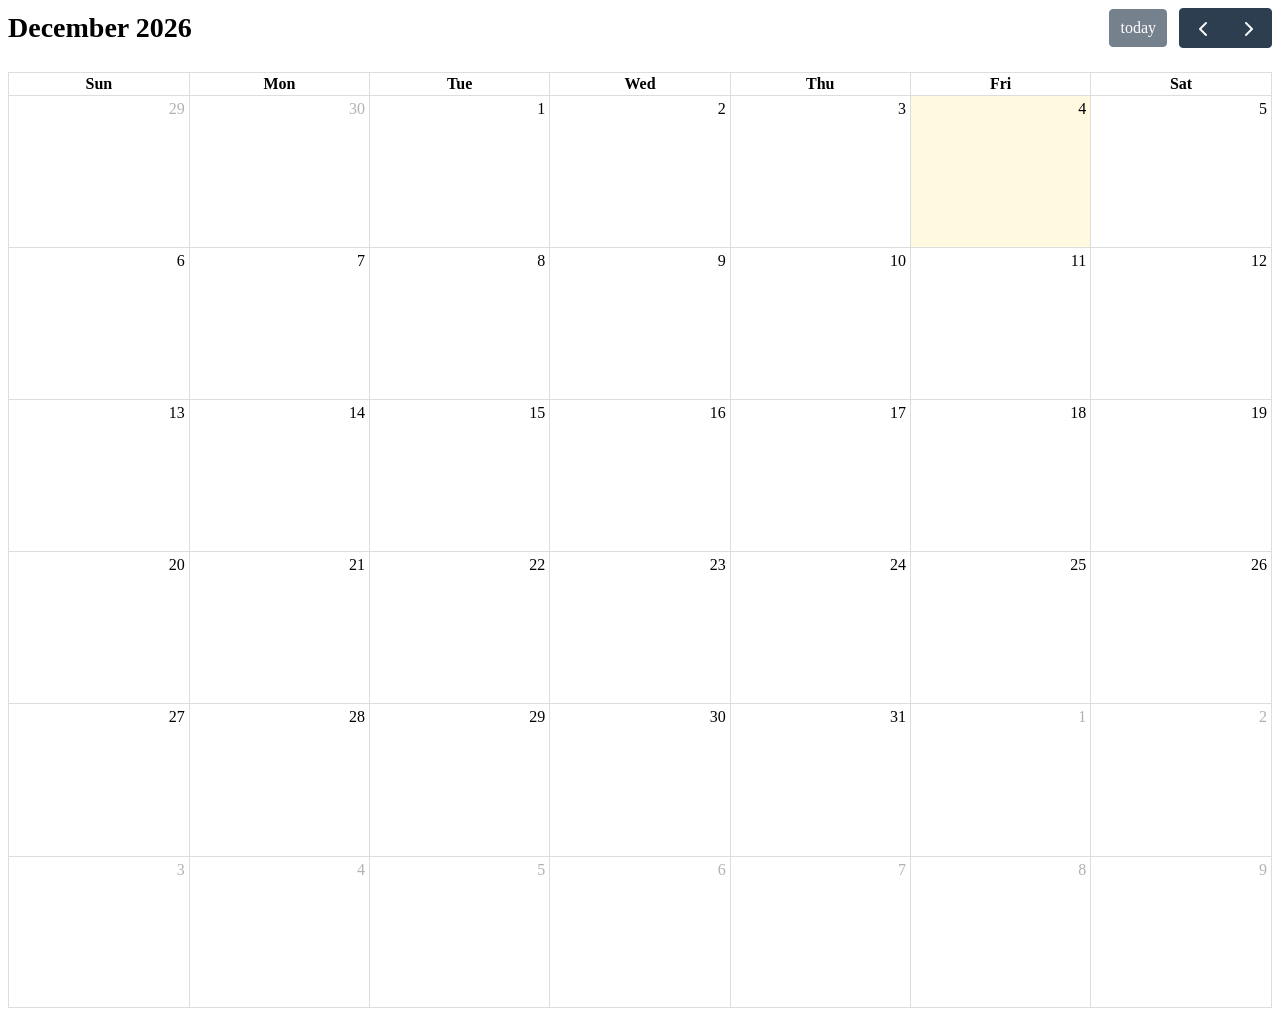
<file: admin/test/index.html>
<!DOCTYPE html>
<html lang="en">
  <head>
    <meta charset="utf-8" />

    <!-- Link to FullCalendar JS -->
    <script src="../../assets/fullcalendar-6.1.15/dist/index.global.js"></script>

    <script>
      document.addEventListener('DOMContentLoaded', function () {
        var calendarEl = document.getElementById('calendar');
        var calendar = new FullCalendar.Calendar(calendarEl, {
          initialView: 'dayGridMonth',
        });
        calendar.render();
      });
    </script>
  </head>
  <body>
    <div id="calendar"></div>
  </body>
</html>
</file>
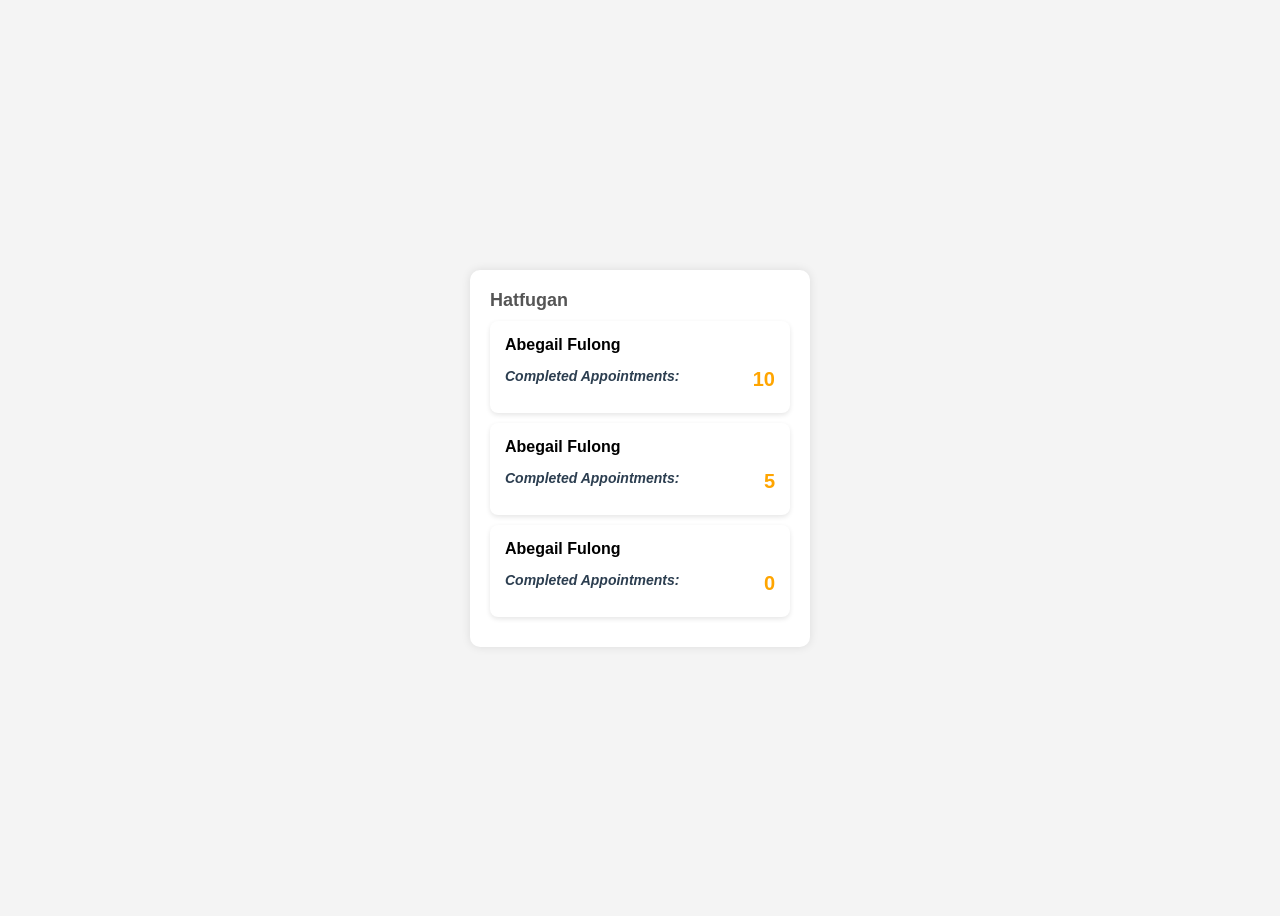
<file: admin/pages/sample.html>
<!DOCTYPE html>
<html lang="en">
<head>
    <meta charset="UTF-8">
    <meta name="viewport" content="width=device-width, initial-scale=1.0">
    <title>Appointment Cards</title>
    <style>
        body {
            font-family: Arial, sans-serif;
            background-color: #f4f4f4;
            display: flex;
            justify-content: center;
            align-items: center;
            height: 100vh;
        }
        .container {
            background: white;
            padding: 20px;
            border-radius: 10px;
            box-shadow: 0px 0px 10px rgba(0, 0, 0, 0.1);
            width: 300px;
        }
        .title {
            font-size: 18px;
            font-weight: bold;
            color: #555;
            margin-bottom: 10px;
        }
        .card {
            background: #fff;
            padding: 15px;
            border-radius: 8px;
            box-shadow: 0px 2px 5px rgba(0, 0, 0, 0.1);
            margin-bottom: 10px;
        }
        .card h3 {
            margin: 0;
            font-size: 16px;
            font-weight: bold;
        }
        .card p {
            font-size: 14px;
            color: #2c3e50;
            font-weight: bold;
        }
        .count {
            float: right;
            font-size: 20px;
            font-weight: bold;
            color: orange;
        }
    </style>
</head>
<body>
    <div class="container">
        <div class="title">Hatfugan</div>
            <div class="card">
                <h3>Abegail Fulong</h3>
                <p><i>Completed Appointments:</i> <span class="count">10</span></p>
            </div>
        <div class="card">
            <h3>Abegail Fulong</h3>
            <p><i>Completed Appointments:</i> <span class="count">5</span></p>
        </div>
        <div class="card">
            <h3>Abegail Fulong</h3>
            <p><i>Completed Appointments:</i> <span class="count">0</span></p>
        </div>
    </div>
</body>
</html>
</file>
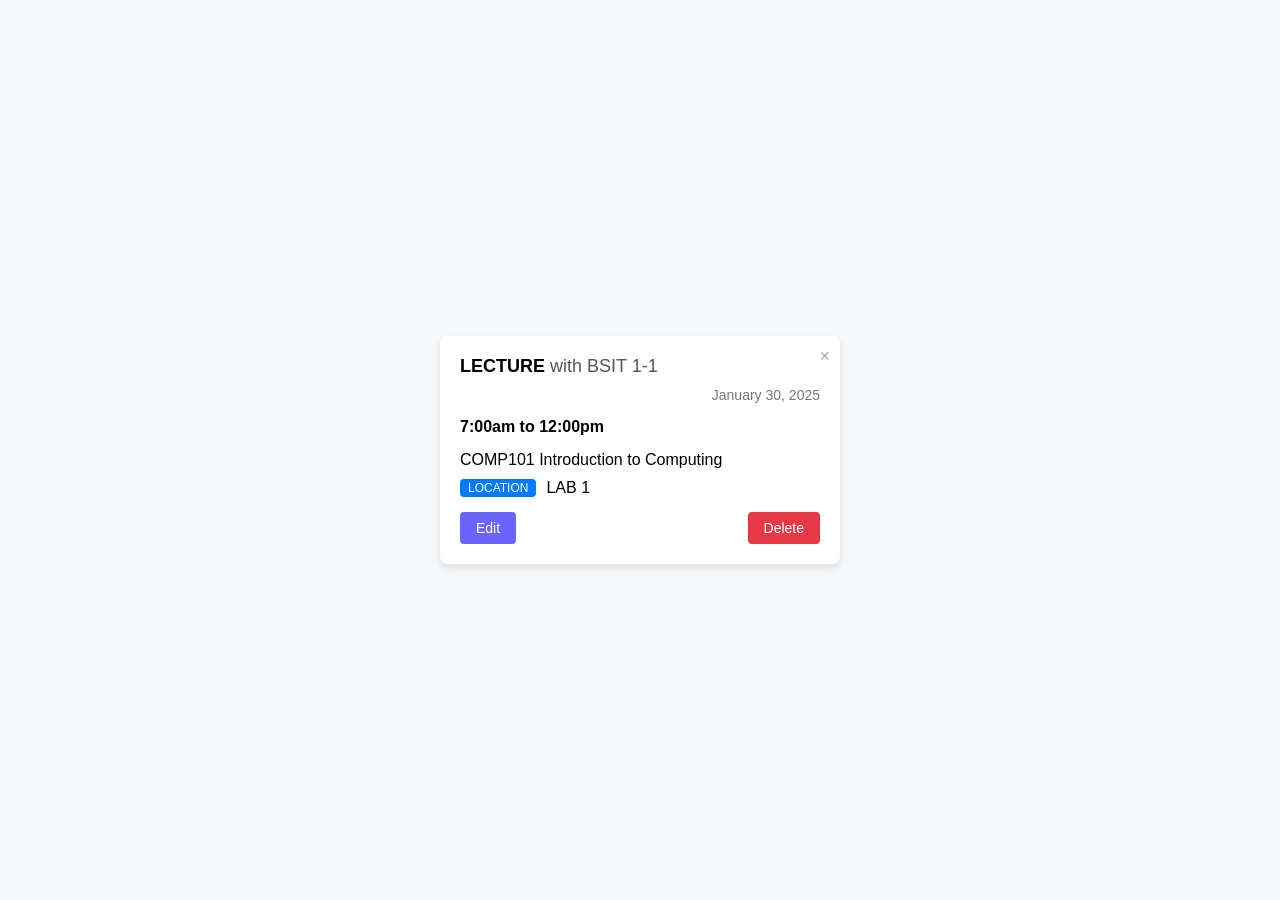
<file: admin/test/custom-sched-modal.html>
<!DOCTYPE html>
<html lang="en">
<head>
    <meta charset="UTF-8">
    <meta name="viewport" content="width=device-width, initial-scale=1.0">
    <title>Schedule Details Modal</title>
    <style>
        * {
            margin: 0;
            padding: 0;
            box-sizing: border-box;
            font-family: Arial, sans-serif;
        }

        body {
            display: flex;
            justify-content: center;
            align-items: center;
            height: 100vh;
            background-color: #f7f8fa;
        }

        .modal {
            background: white;
            border-radius: 8px;
            box-shadow: 0 4px 8px rgba(0, 0, 0, 0.1);
            width: 400px;
            padding: 20px;
            position: relative;
        }

        .modal .close-btn {
            position: absolute;
            top: 10px;
            right: 10px;
            font-size: 18px;
            cursor: pointer;
            color: #aaa;
        }

        .modal .close-btn:hover {
            color: #000;
        }

        .modal h2 {
            font-size: 18px;
            font-weight: bold;
            margin-bottom: 10px;
        }

        .modal h2 span {
            font-weight: normal;
            color: #555;
        }

        .modal .date {
            text-align: right;
            color: #777;
            font-size: 14px;
            margin-bottom: 15px;
        }

        .modal .time {
            font-weight: bold;
            font-size: 16px;
            margin-bottom: 15px;
        }

        .modal .subject {
            font-size: 16px;
            margin-bottom: 10px;
        }

        .modal .location {
            display: flex;
            align-items: center;
            margin-bottom: 15px;
        }

        .modal .location .label {
            background: #007bff;
            color: white;
            font-size: 12px;
            padding: 2px 8px;
            border-radius: 4px;
            margin-right: 10px;
        }

        .modal .actions {
            display: flex;
            justify-content: space-between;
        }

        .modal .actions button {
            border: none;
            border-radius: 4px;
            padding: 8px 16px;
            font-size: 14px;
            cursor: pointer;
            transition: background 0.3s;
        }

        .modal .actions .edit {
            background: #6c63ff;
            color: white;
        }

        .modal .actions .edit:hover {
            background: #4e4fc4;
        }

        .modal .actions .delete {
            background: #e63946;
            color: white;
        }

        .modal .actions .delete:hover {
            background: #c2252d;
        }
    </style>
</head>
<body>
    <div class="modal">
        <div class="close-btn">&times;</div>
        <h2>LECTURE <span>with BSIT 1-1</span></h2>
        <div class="date">January 30, 2025</div>
        <div class="time">7:00am to 12:00pm</div>
        <div class="subject">COMP101 Introduction to Computing</div>
        <div class="location">
            <div class="label">LOCATION</div>
            <div>LAB 1</div>
        </div>
        <div class="actions">
            <button class="edit">Edit</button>
            <button class="delete">Delete</button>
        </div>
    </div>
</body>
</html>
</file>
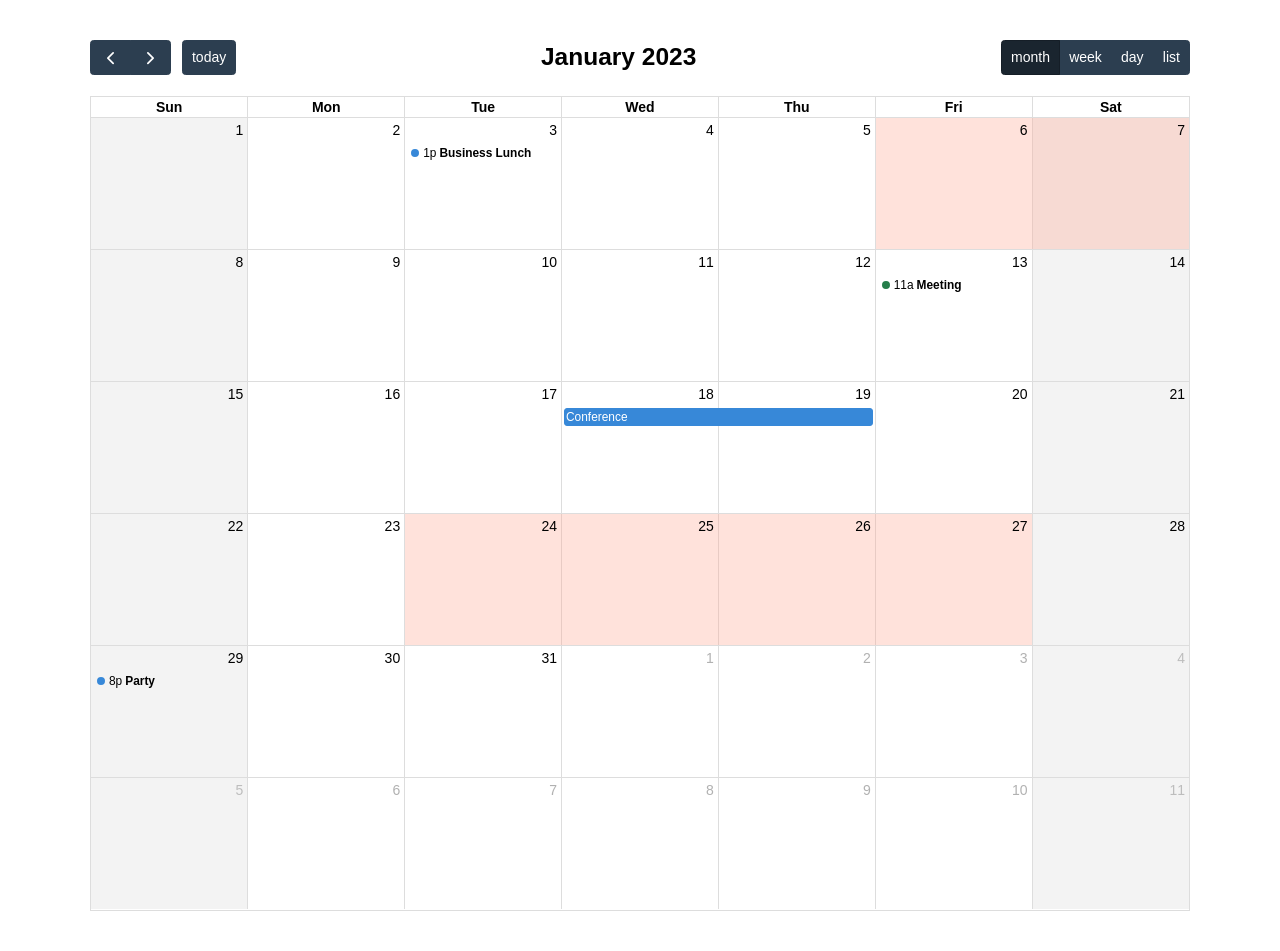
<file: assets/fullcalendar-6.1.15/examples/background-events.html>
<!DOCTYPE html>
<html>
<head>
<meta charset='utf-8' />
<script src='../dist/index.global.js'></script>
<script>

  document.addEventListener('DOMContentLoaded', function() {
    var calendarEl = document.getElementById('calendar');

    var calendar = new FullCalendar.Calendar(calendarEl, {
      headerToolbar: {
        left: 'prev,next today',
        center: 'title',
        right: 'dayGridMonth,timeGridWeek,timeGridDay,listMonth'
      },
      initialDate: '2023-01-12',
      navLinks: true, // can click day/week names to navigate views
      businessHours: true, // display business hours
      editable: true,
      selectable: true,
      events: [
        {
          title: 'Business Lunch',
          start: '2023-01-03T13:00:00',
          constraint: 'businessHours'
        },
        {
          title: 'Meeting',
          start: '2023-01-13T11:00:00',
          constraint: 'availableForMeeting', // defined below
          color: '#257e4a'
        },
        {
          title: 'Conference',
          start: '2023-01-18',
          end: '2023-01-20'
        },
        {
          title: 'Party',
          start: '2023-01-29T20:00:00'
        },

        // areas where "Meeting" must be dropped
        {
          groupId: 'availableForMeeting',
          start: '2023-01-11T10:00:00',
          end: '2023-01-11T16:00:00',
          display: 'background'
        },
        {
          groupId: 'availableForMeeting',
          start: '2023-01-13T10:00:00',
          end: '2023-01-13T16:00:00',
          display: 'background'
        },

        // red areas where no events can be dropped
        {
          start: '2023-01-24',
          end: '2023-01-28',
          overlap: false,
          display: 'background',
          color: '#ff9f89'
        },
        {
          start: '2023-01-06',
          end: '2023-01-08',
          overlap: false,
          display: 'background',
          color: '#ff9f89'
        }
      ]
    });

    calendar.render();
  });

</script>
<style>

  body {
    margin: 40px 10px;
    padding: 0;
    font-family: Arial, Helvetica Neue, Helvetica, sans-serif;
    font-size: 14px;
  }

  #calendar {
    max-width: 1100px;
    margin: 0 auto;
  }

</style>
</head>
<body>

  <div id='calendar'></div>

</body>
</html>
</file>
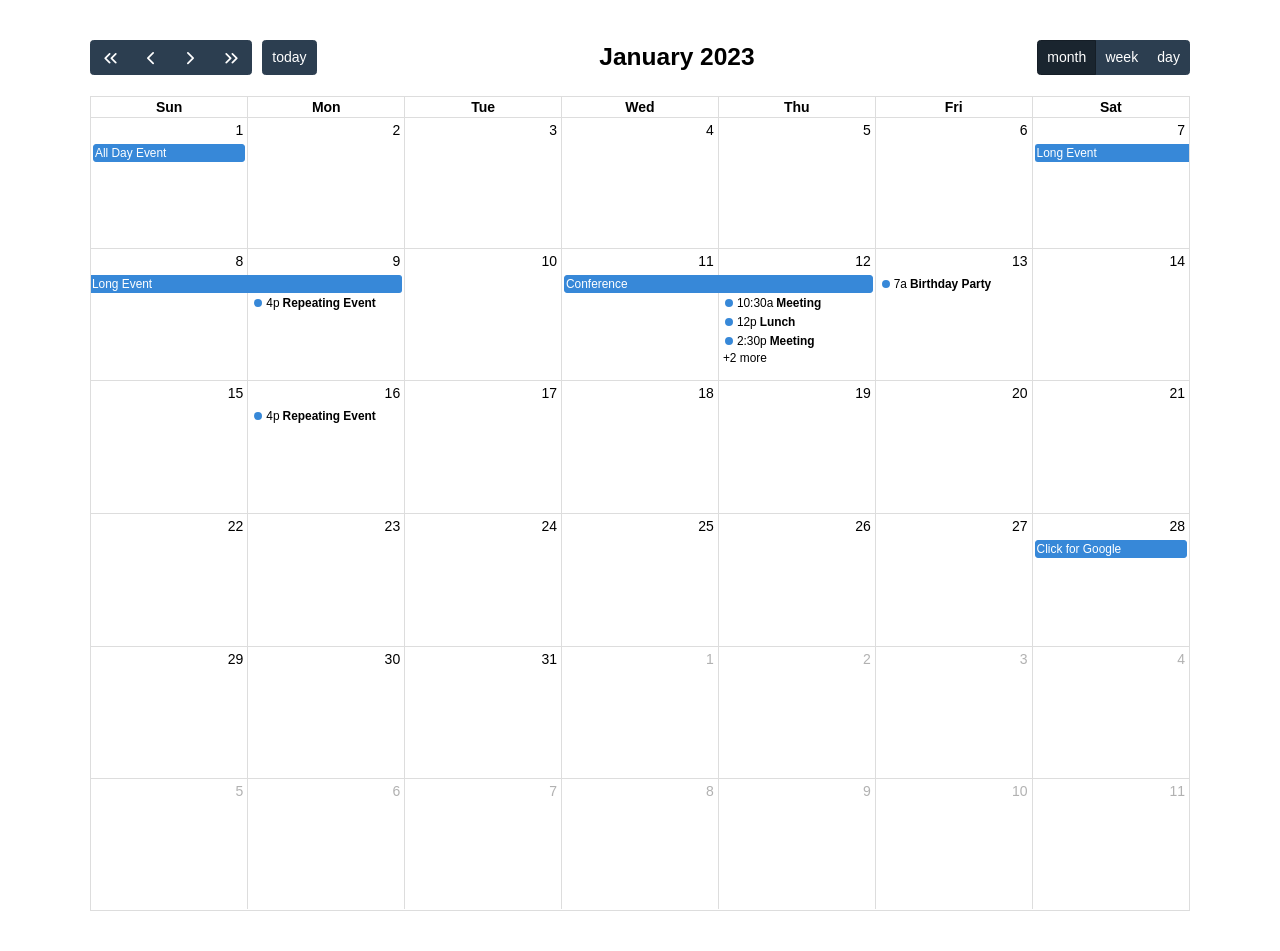
<file: assets/fullcalendar-6.1.15/examples/daygrid-views.html>
<!DOCTYPE html>
<html>
<head>
<meta charset='utf-8' />
<script src='../dist/index.global.js'></script>
<script>

  document.addEventListener('DOMContentLoaded', function() {
    var calendarEl = document.getElementById('calendar');

    var calendar = new FullCalendar.Calendar(calendarEl, {
      headerToolbar: {
        left: 'prevYear,prev,next,nextYear today',
        center: 'title',
        right: 'dayGridMonth,dayGridWeek,dayGridDay'
      },
      initialDate: '2023-01-12',
      navLinks: true, // can click day/week names to navigate views
      editable: true,
      dayMaxEvents: true, // allow "more" link when too many events
      events: [
        {
          title: 'All Day Event',
          start: '2023-01-01'
        },
        {
          title: 'Long Event',
          start: '2023-01-07',
          end: '2023-01-10'
        },
        {
          groupId: 999,
          title: 'Repeating Event',
          start: '2023-01-09T16:00:00'
        },
        {
          groupId: 999,
          title: 'Repeating Event',
          start: '2023-01-16T16:00:00'
        },
        {
          title: 'Conference',
          start: '2023-01-11',
          end: '2023-01-13'
        },
        {
          title: 'Meeting',
          start: '2023-01-12T10:30:00',
          end: '2023-01-12T12:30:00'
        },
        {
          title: 'Lunch',
          start: '2023-01-12T12:00:00'
        },
        {
          title: 'Meeting',
          start: '2023-01-12T14:30:00'
        },
        {
          title: 'Happy Hour',
          start: '2023-01-12T17:30:00'
        },
        {
          title: 'Dinner',
          start: '2023-01-12T20:00:00'
        },
        {
          title: 'Birthday Party',
          start: '2023-01-13T07:00:00'
        },
        {
          title: 'Click for Google',
          url: 'http://google.com/',
          start: '2023-01-28'
        }
      ]
    });

    calendar.render();
  });

</script>
<style>

  body {
    margin: 40px 10px;
    padding: 0;
    font-family: Arial, Helvetica Neue, Helvetica, sans-serif;
    font-size: 14px;
  }

  #calendar {
    max-width: 1100px;
    margin: 0 auto;
  }

</style>
</head>
<body>

  <div id='calendar'></div>

</body>
</html>
</file>
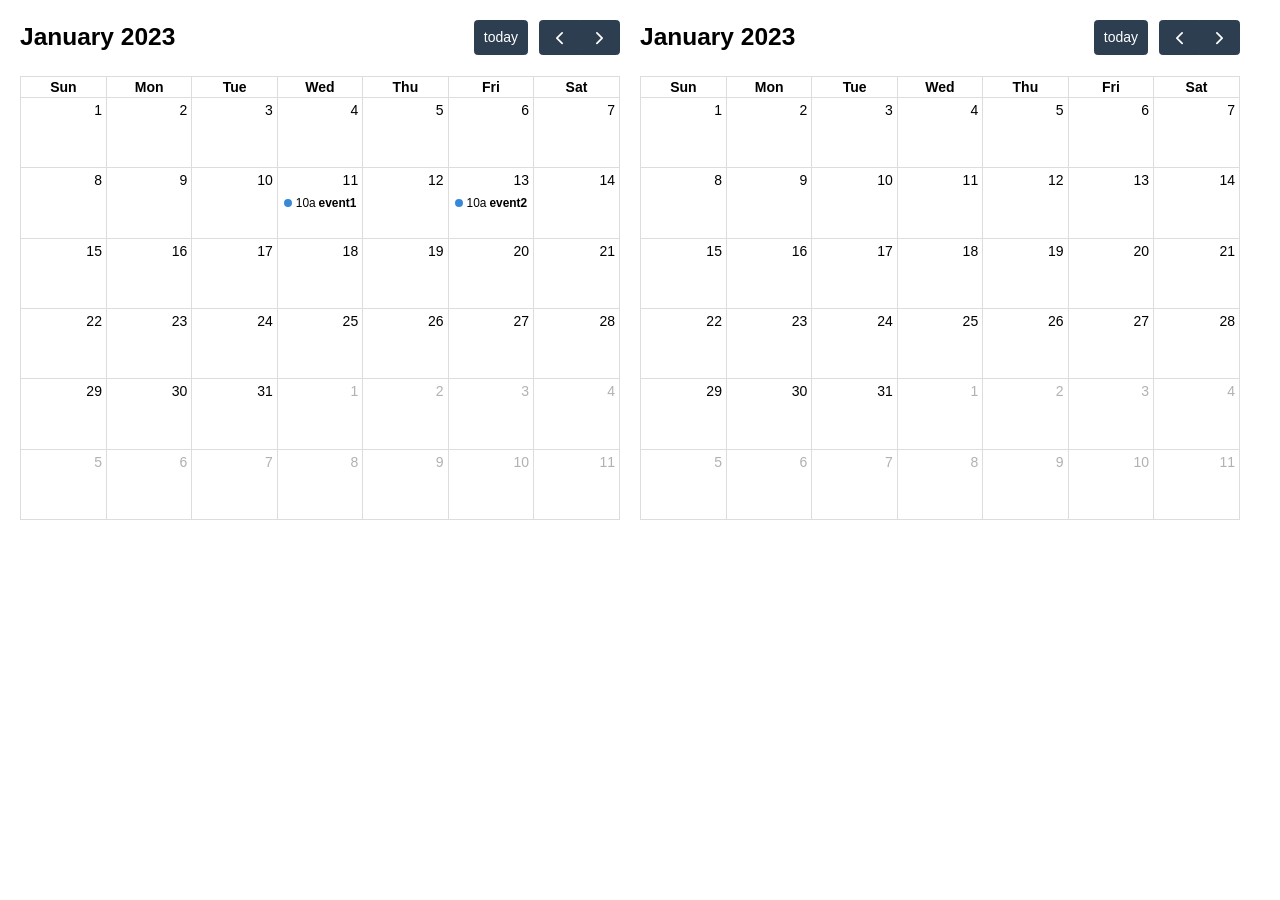
<file: assets/fullcalendar-6.1.15/examples/external-dragging-2cals.html>
<!DOCTYPE html>
<html>
<head>
<meta charset='utf-8' />
<script src='../dist/index.global.js'></script>
<script>

  document.addEventListener('DOMContentLoaded', function() {
    var srcCalendarEl = document.getElementById('source-calendar');
    var destCalendarEl = document.getElementById('destination-calendar');

    var srcCalendar = new FullCalendar.Calendar(srcCalendarEl, {
      editable: true,
      initialDate: '2023-01-12',
      events: [
        {
          title: 'event1',
          start: '2023-01-11T10:00:00',
          end: '2023-01-11T16:00:00'
        },
        {
          title: 'event2',
          start: '2023-01-13T10:00:00',
          end: '2023-01-13T16:00:00'
        }
      ],
      eventLeave: function(info) {
        console.log('event left!', info.event);
      }
    });

    var destCalendar = new FullCalendar.Calendar(destCalendarEl, {
      initialDate: '2023-01-12',
      editable: true,
      droppable: true, // will let it receive events!
      eventReceive: function(info) {
        console.log('event received!', info.event);
      }
    });

    srcCalendar.render();
    destCalendar.render();
  });

</script>
<style>

  body {
    margin: 20px 0 0 20px;
    font-size: 14px;
    font-family: Arial, Helvetica Neue, Helvetica, sans-serif;
  }

  #source-calendar,
  #destination-calendar {
    float: left;
    width: 600px;
    margin: 0 20px 20px 0;
  }

</style>
</head>
<body>

  <div id='source-calendar'></div>
  <div id='destination-calendar'></div>

</body>
</html>
</file>
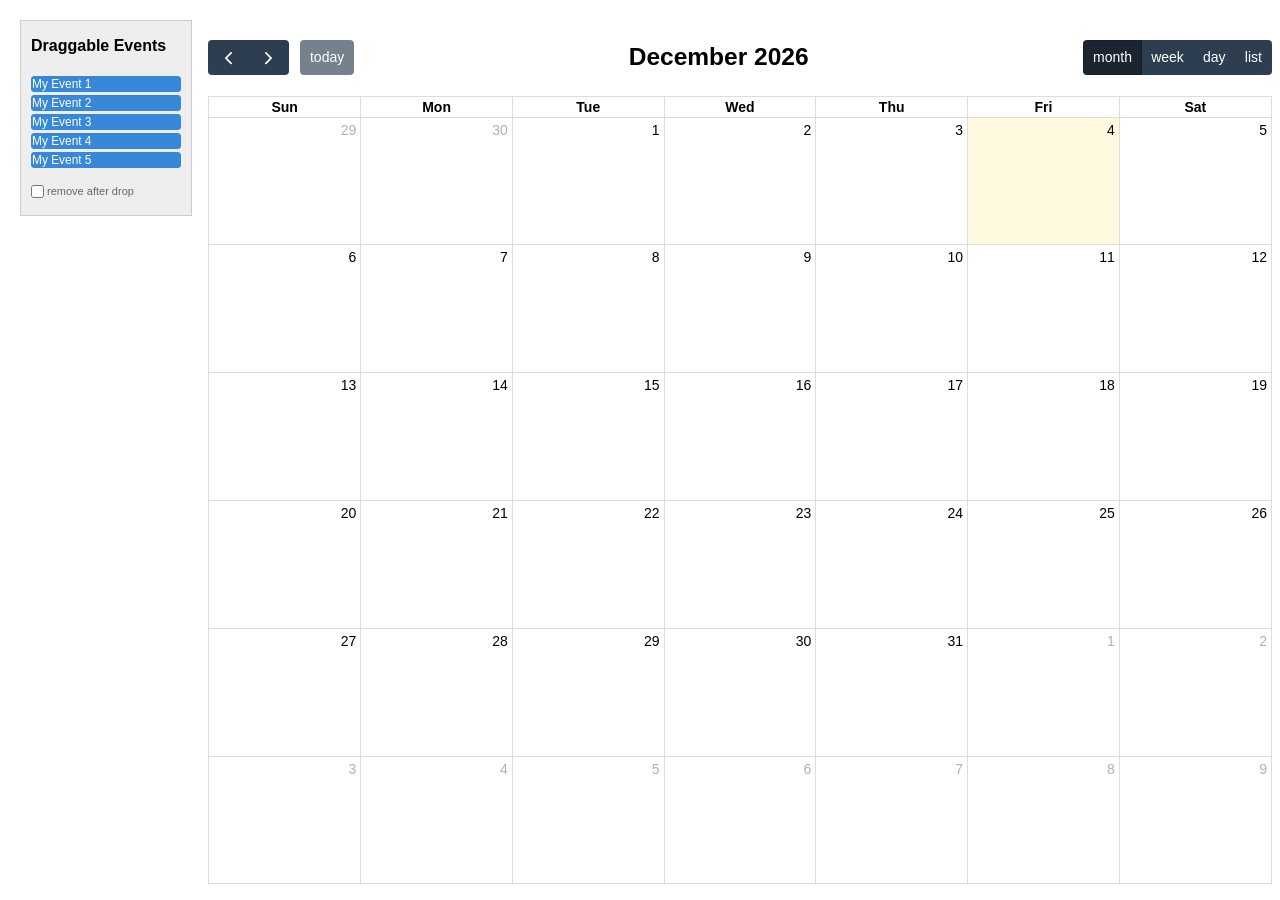
<file: assets/fullcalendar-6.1.15/examples/external-dragging-builtin.html>
<!DOCTYPE html>
<html>
<head>
<meta charset='utf-8' />
<script src='../dist/index.global.js'></script>
<script>

  document.addEventListener('DOMContentLoaded', function() {

    /* initialize the external events
    -----------------------------------------------------------------*/

    var containerEl = document.getElementById('external-events-list');
    new FullCalendar.Draggable(containerEl, {
      itemSelector: '.fc-event',
      eventData: function(eventEl) {
        return {
          title: eventEl.innerText.trim()
        }
      }
    });

    //// the individual way to do it
    // var containerEl = document.getElementById('external-events-list');
    // var eventEls = Array.prototype.slice.call(
    //   containerEl.querySelectorAll('.fc-event')
    // );
    // eventEls.forEach(function(eventEl) {
    //   new FullCalendar.Draggable(eventEl, {
    //     eventData: {
    //       title: eventEl.innerText.trim(),
    //     }
    //   });
    // });

    /* initialize the calendar
    -----------------------------------------------------------------*/

    var calendarEl = document.getElementById('calendar');
    var calendar = new FullCalendar.Calendar(calendarEl, {
      headerToolbar: {
        left: 'prev,next today',
        center: 'title',
        right: 'dayGridMonth,timeGridWeek,timeGridDay,listWeek'
      },
      editable: true,
      droppable: true, // this allows things to be dropped onto the calendar
      drop: function(arg) {
        // is the "remove after drop" checkbox checked?
        if (document.getElementById('drop-remove').checked) {
          // if so, remove the element from the "Draggable Events" list
          arg.draggedEl.parentNode.removeChild(arg.draggedEl);
        }
      }
    });
    calendar.render();

  });

</script>
<style>

  body {
    margin-top: 40px;
    font-size: 14px;
    font-family: Arial, Helvetica Neue, Helvetica, sans-serif;
  }

  #external-events {
    position: fixed;
    left: 20px;
    top: 20px;
    width: 150px;
    padding: 0 10px;
    border: 1px solid #ccc;
    background: #eee;
    text-align: left;
  }

  #external-events h4 {
    font-size: 16px;
    margin-top: 0;
    padding-top: 1em;
  }

  #external-events .fc-event {
    margin: 3px 0;
    cursor: move;
  }

  #external-events p {
    margin: 1.5em 0;
    font-size: 11px;
    color: #666;
  }

  #external-events p input {
    margin: 0;
    vertical-align: middle;
  }

  #calendar-wrap {
    margin-left: 200px;
  }

  #calendar {
    max-width: 1100px;
    margin: 0 auto;
  }

</style>
</head>
<body>
  <div id='wrap'>

    <div id='external-events'>
      <h4>Draggable Events</h4>

      <div id='external-events-list'>
        <div class='fc-event fc-h-event fc-daygrid-event fc-daygrid-block-event'>
          <div class='fc-event-main'>My Event 1</div>
        </div>
        <div class='fc-event fc-h-event fc-daygrid-event fc-daygrid-block-event'>
          <div class='fc-event-main'>My Event 2</div>
        </div>
        <div class='fc-event fc-h-event fc-daygrid-event fc-daygrid-block-event'>
          <div class='fc-event-main'>My Event 3</div>
        </div>
        <div class='fc-event fc-h-event fc-daygrid-event fc-daygrid-block-event'>
          <div class='fc-event-main'>My Event 4</div>
        </div>
        <div class='fc-event fc-h-event fc-daygrid-event fc-daygrid-block-event'>
          <div class='fc-event-main'>My Event 5</div>
        </div>
      </div>

      <p>
        <input type='checkbox' id='drop-remove' />
        <label for='drop-remove'>remove after drop</label>
      </p>
    </div>

    <div id='calendar-wrap'>
      <div id='calendar'></div>
    </div>

  </div>
</body>
</html>
</file>
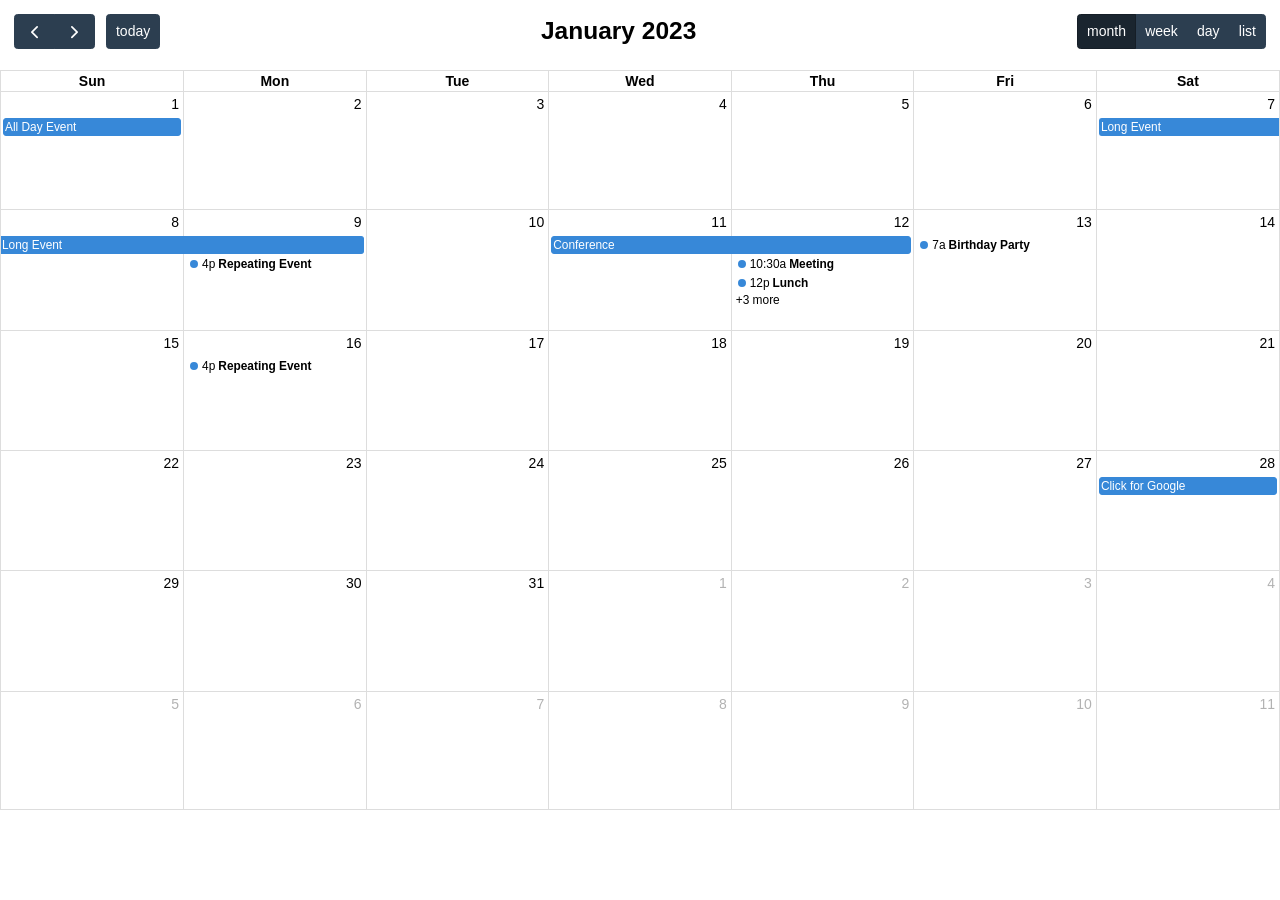
<file: assets/fullcalendar-6.1.15/examples/full-height.html>
<!DOCTYPE html>
<html>
<head>
<meta charset='utf-8' />
<script src='../dist/index.global.js'></script>
<script>

  document.addEventListener('DOMContentLoaded', function() {
    var calendarEl = document.getElementById('calendar');

    var calendar = new FullCalendar.Calendar(calendarEl, {
      height: '90%',
      expandRows: true,
      slotMinTime: '07:00',
      slotMaxTime: '21:00',
      headerToolbar: {
        left: 'prev,next today',
        center: 'title',
        right: 'dayGridMonth,timeGridWeek,timeGridDay,listWeek'
      },
      initialView: 'dayGridMonth',
      initialDate: '2023-01-12',
      navLinks: true, // can click day/week names to navigate views
      editable: true,
      selectable: true,
      nowIndicator: true,
      dayMaxEvents: true, // allow "more" link when too many events
      events: [
        {
          title: 'All Day Event',
          start: '2023-01-01',
        },
        {
          title: 'Long Event',
          start: '2023-01-07',
          end: '2023-01-10'
        },
        {
          groupId: 999,
          title: 'Repeating Event',
          start: '2023-01-09T16:00:00'
        },
        {
          groupId: 999,
          title: 'Repeating Event',
          start: '2023-01-16T16:00:00'
        },
        {
          title: 'Conference',
          start: '2023-01-11',
          end: '2023-01-13'
        },
        {
          title: 'Meeting',
          start: '2023-01-12T10:30:00',
          end: '2023-01-12T12:30:00'
        },
        {
          title: 'Lunch',
          start: '2023-01-12T12:00:00'
        },
        {
          title: 'Meeting',
          start: '2023-01-12T14:30:00'
        },
        {
          title: 'Happy Hour',
          start: '2023-01-12T17:30:00'
        },
        {
          title: 'Dinner',
          start: '2023-01-12T20:00:00'
        },
        {
          title: 'Birthday Party',
          start: '2023-01-13T07:00:00'
        },
        {
          title: 'Click for Google',
          url: 'http://google.com/',
          start: '2023-01-28'
        }
      ]
    });

    calendar.render();
  });

</script>
<style>

  html, body {
    overflow: hidden; /* don't do scrollbars */
    font-family: Arial, Helvetica Neue, Helvetica, sans-serif;
    font-size: 14px;
  }

  #calendar-container {
    position: fixed;
    top: 0;
    left: 0;
    right: 0;
    bottom: 0;
  }

  .fc-header-toolbar {
    /*
    the calendar will be butting up against the edges,
    but let's scoot in the header's buttons
    */
    padding-top: 1em;
    padding-left: 1em;
    padding-right: 1em;
  }

</style>
</head>
<body>

  <div id='calendar-container'>
    <div id='calendar'></div>
  </div>

</body>
</html>
</file>
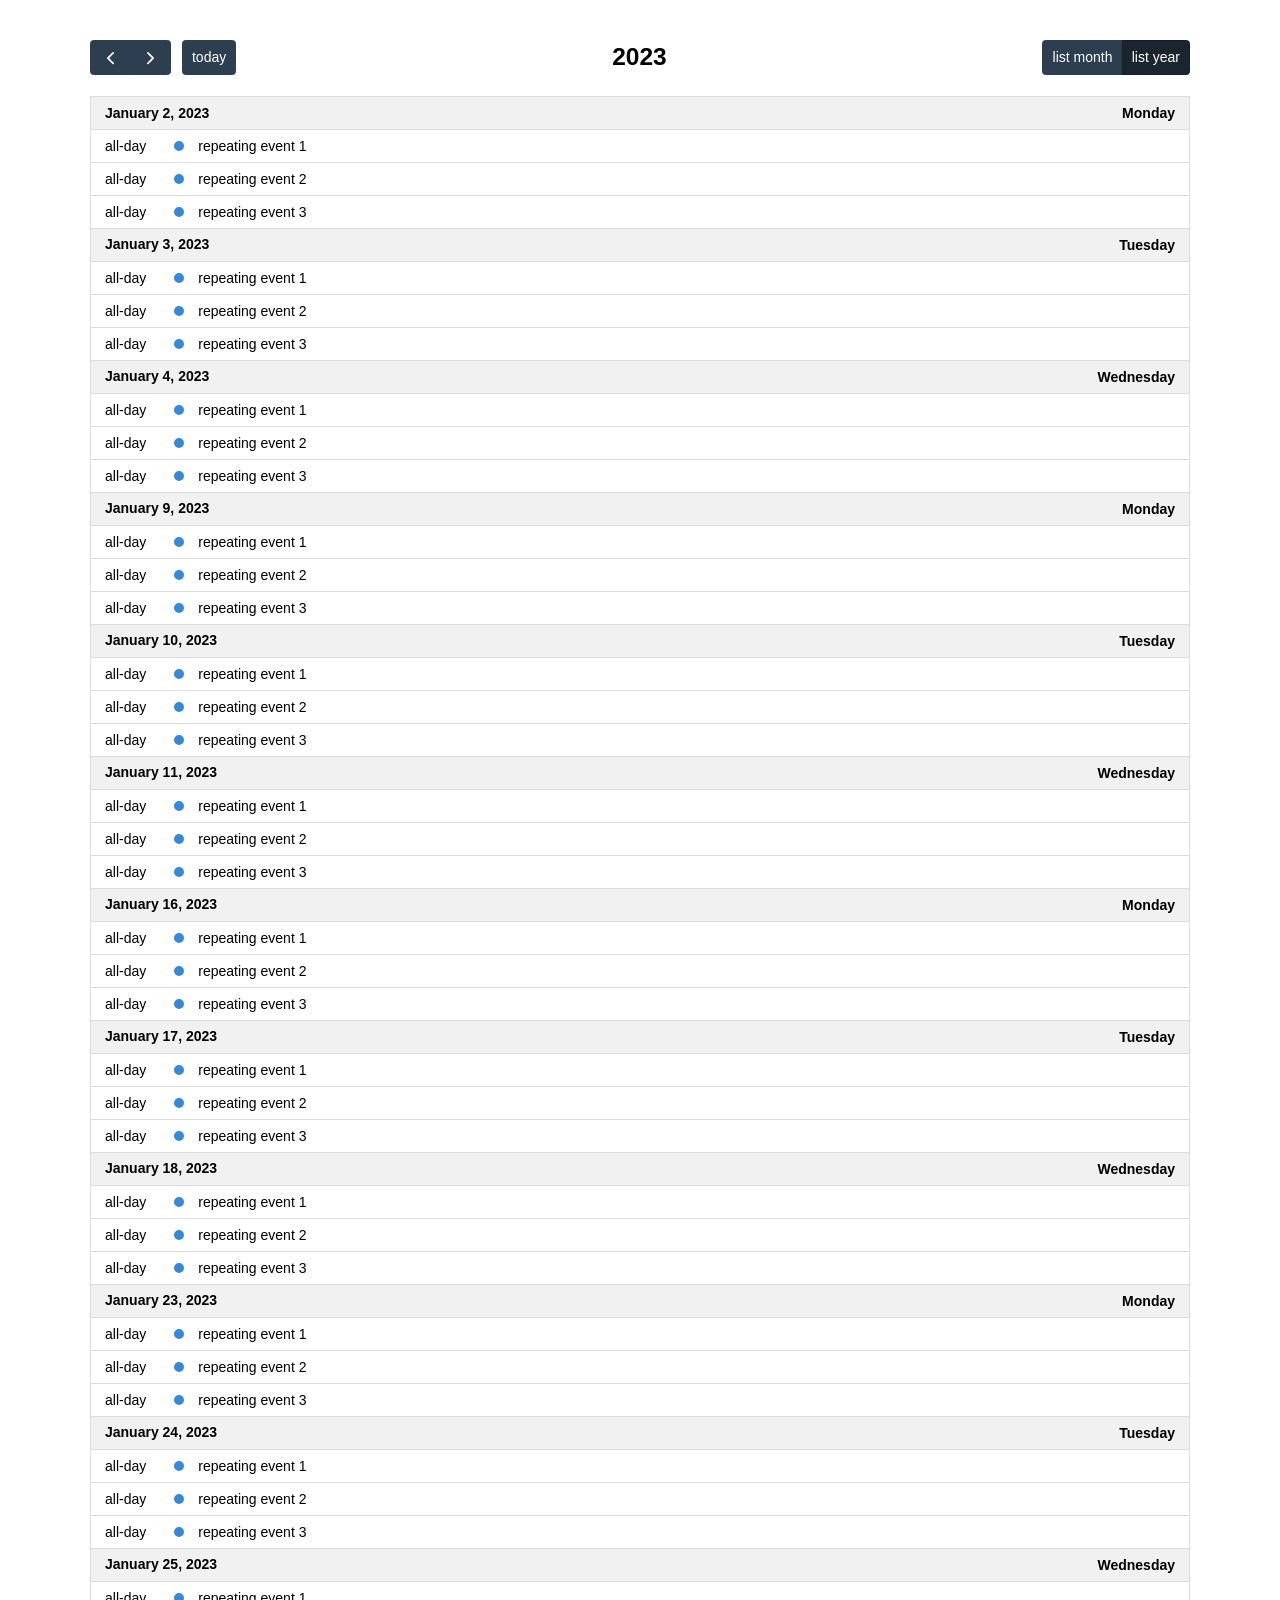
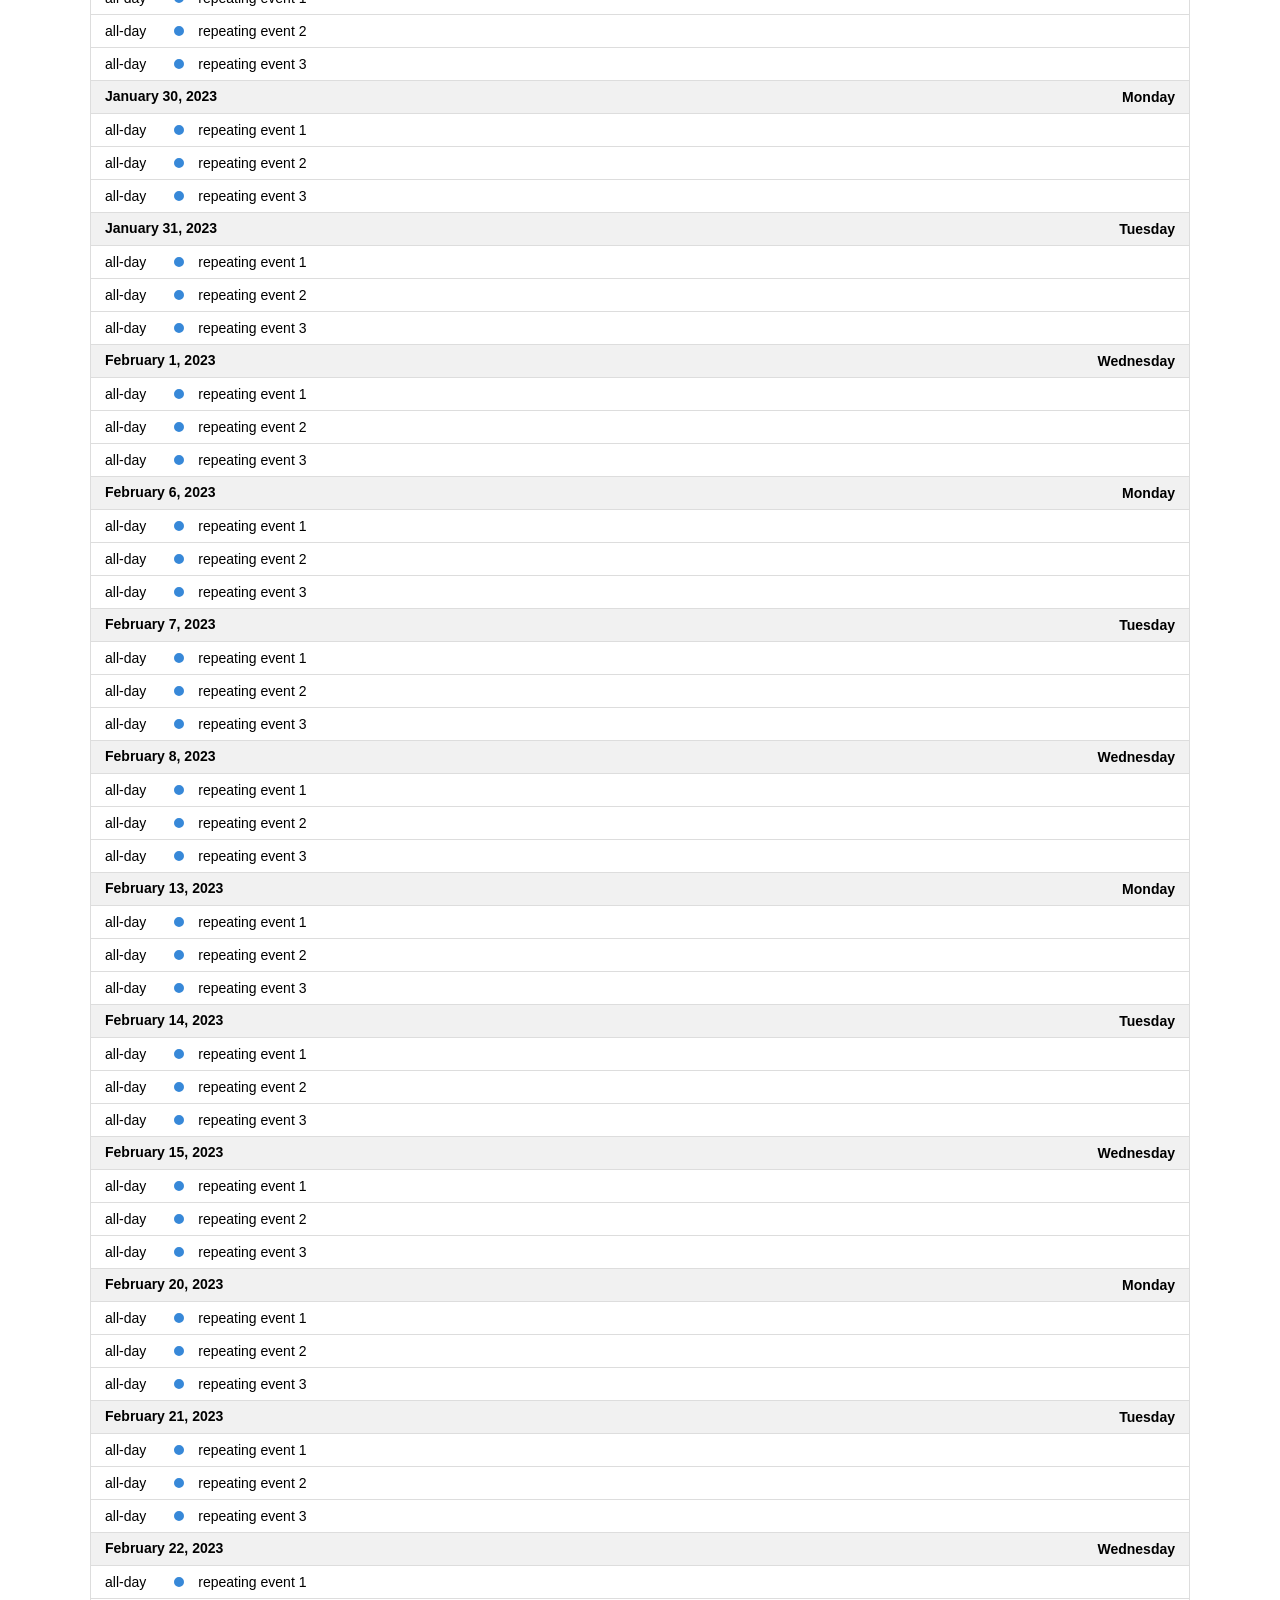
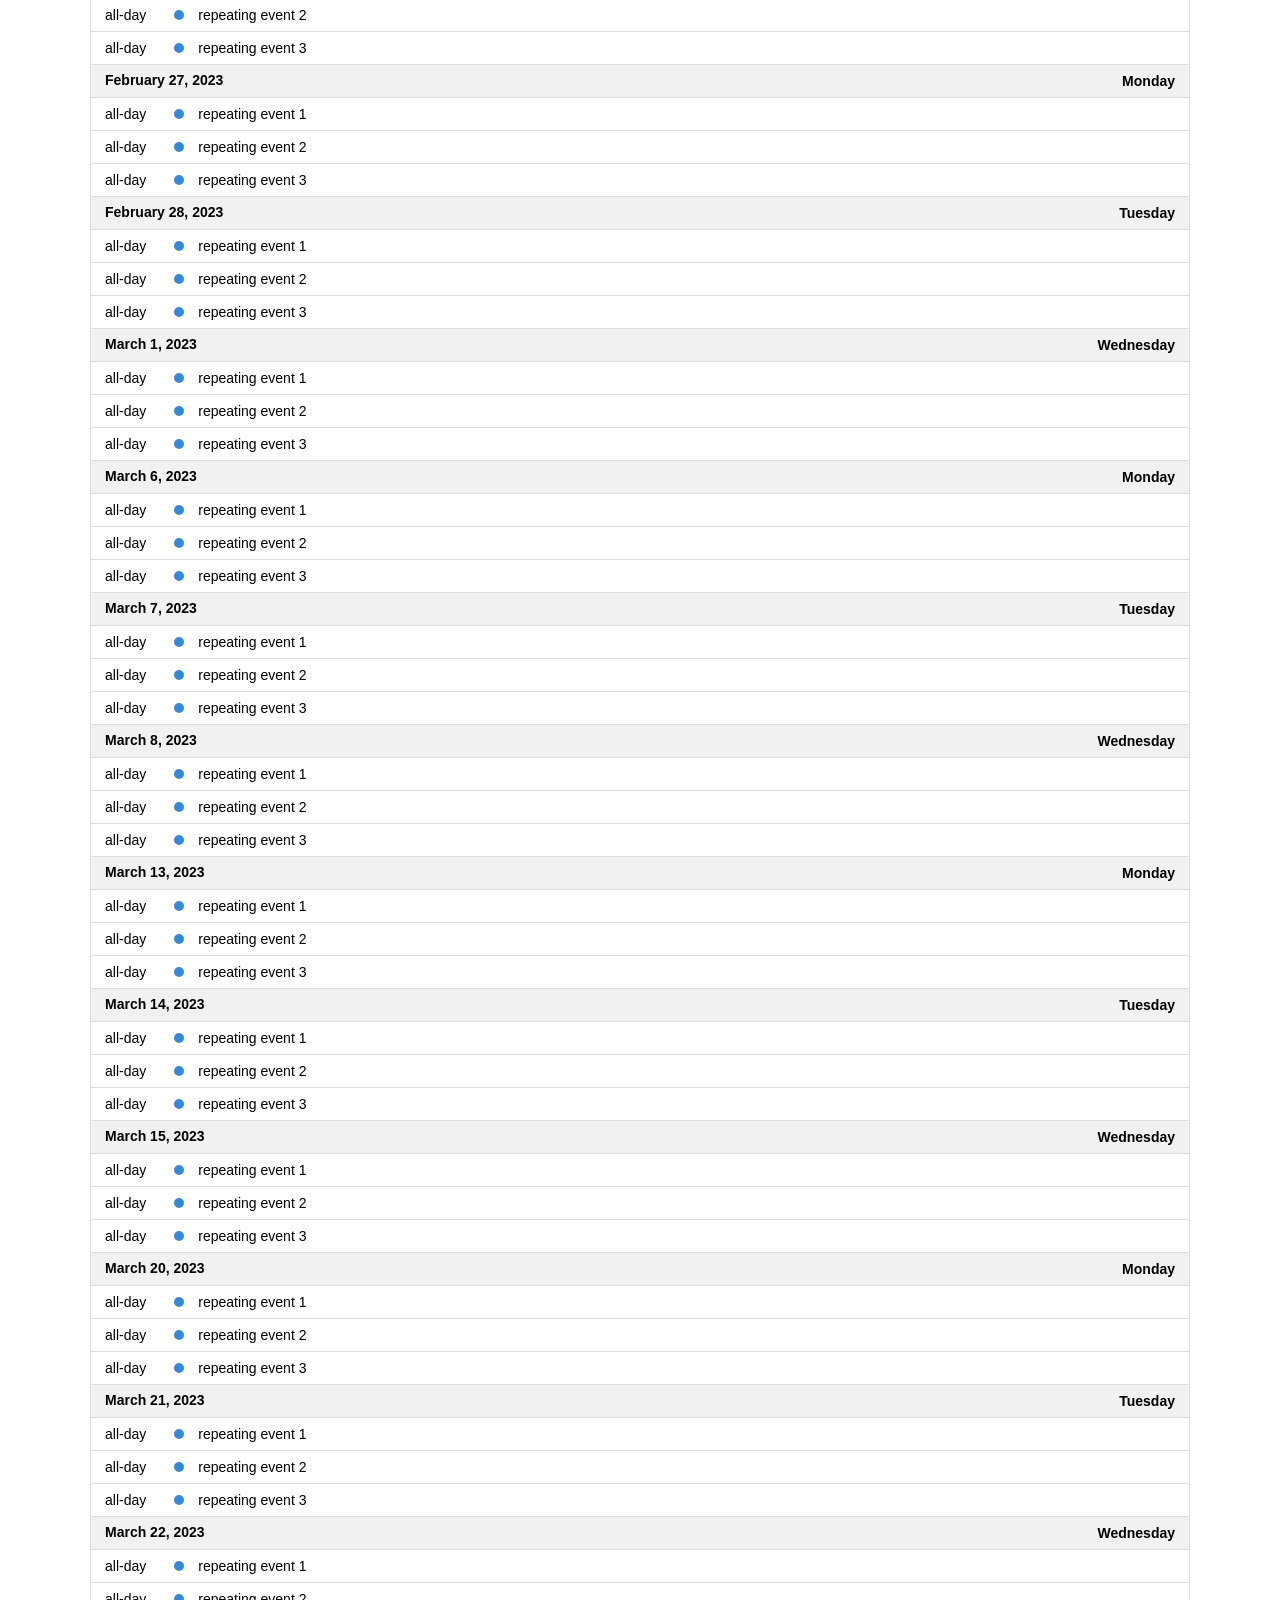
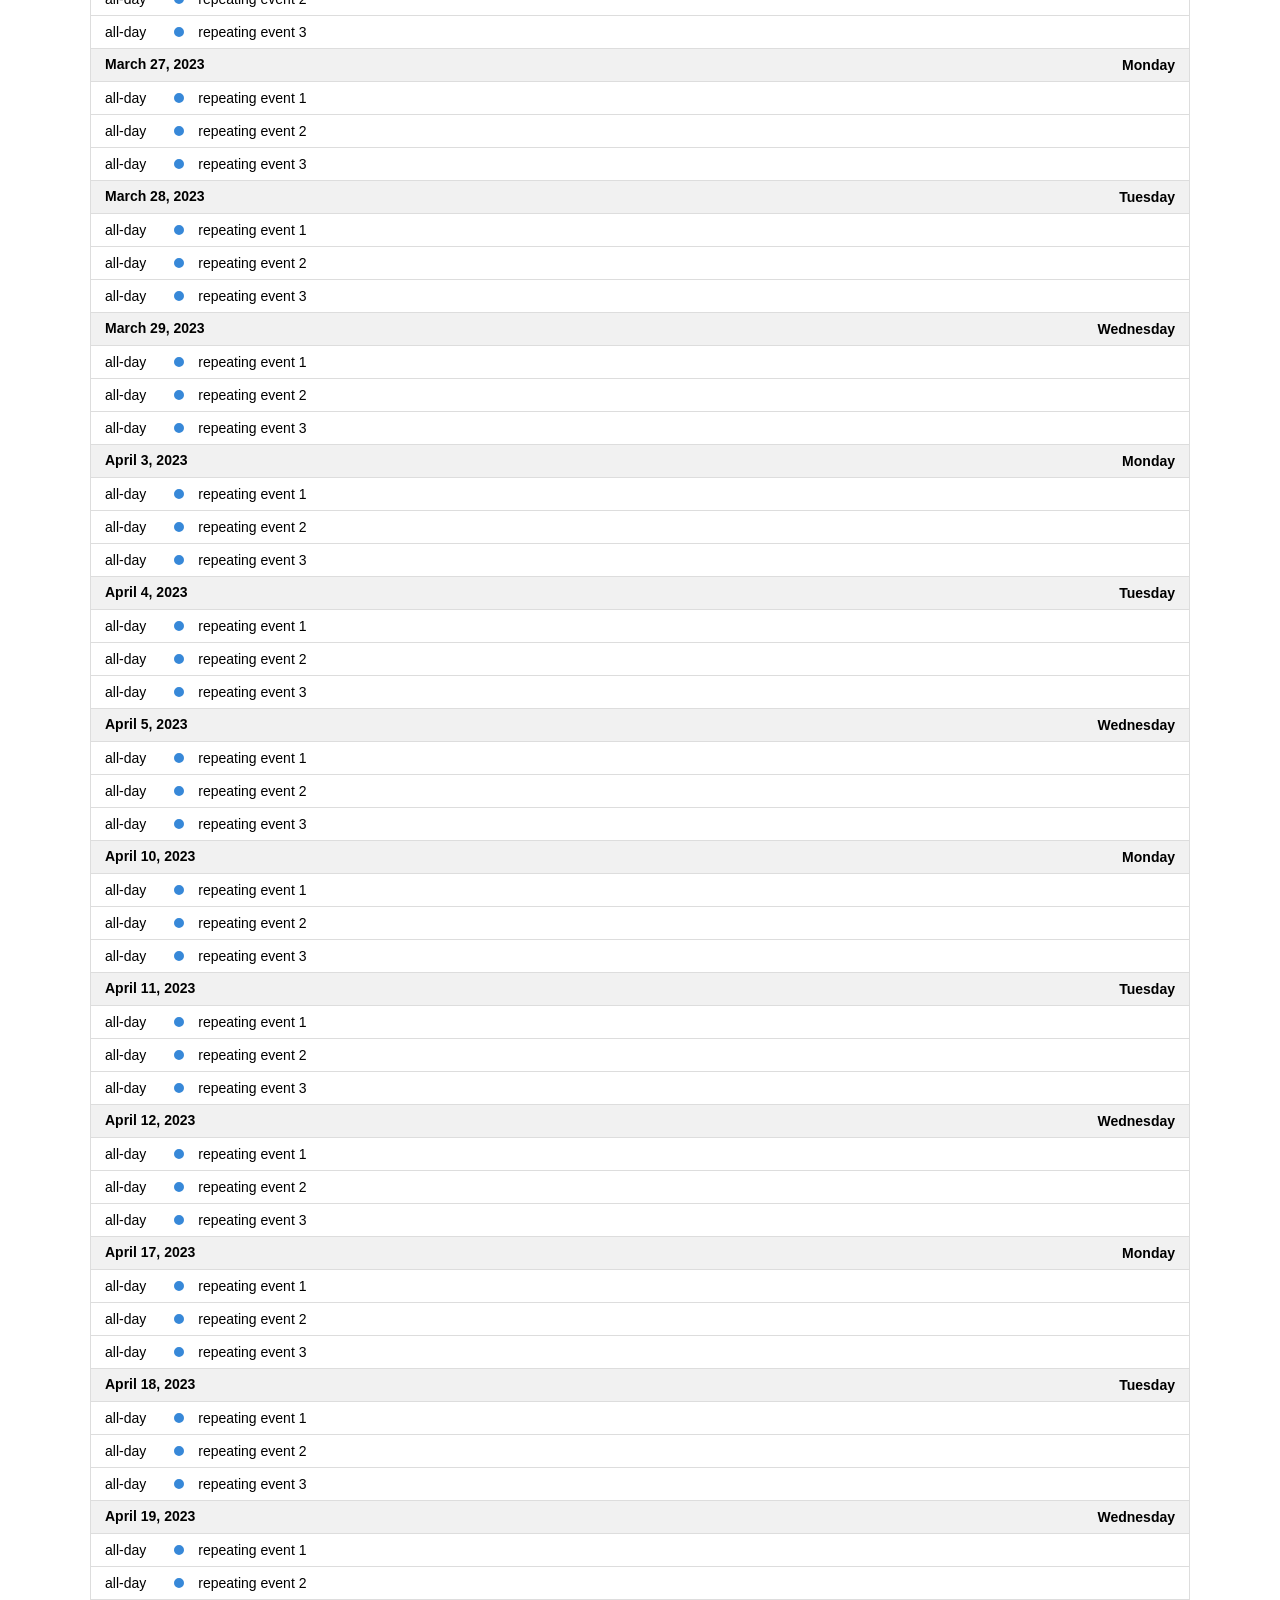
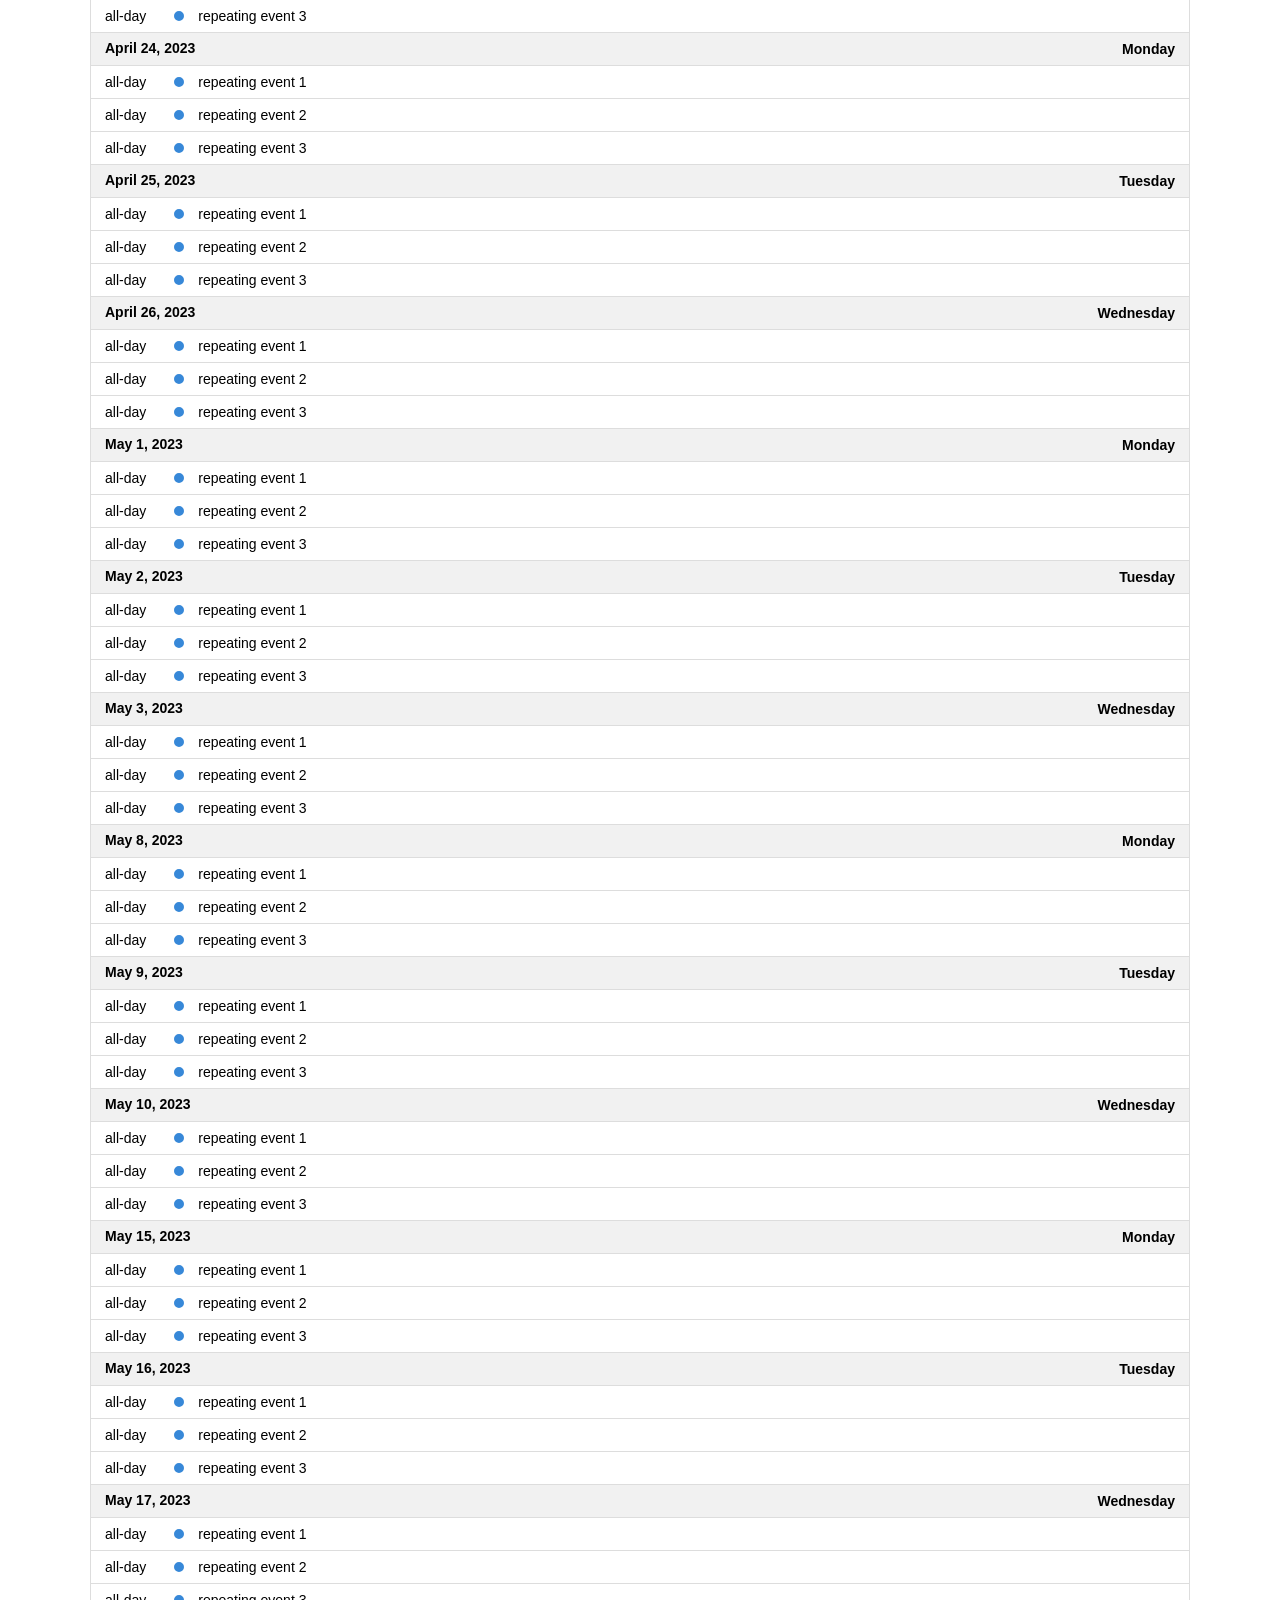
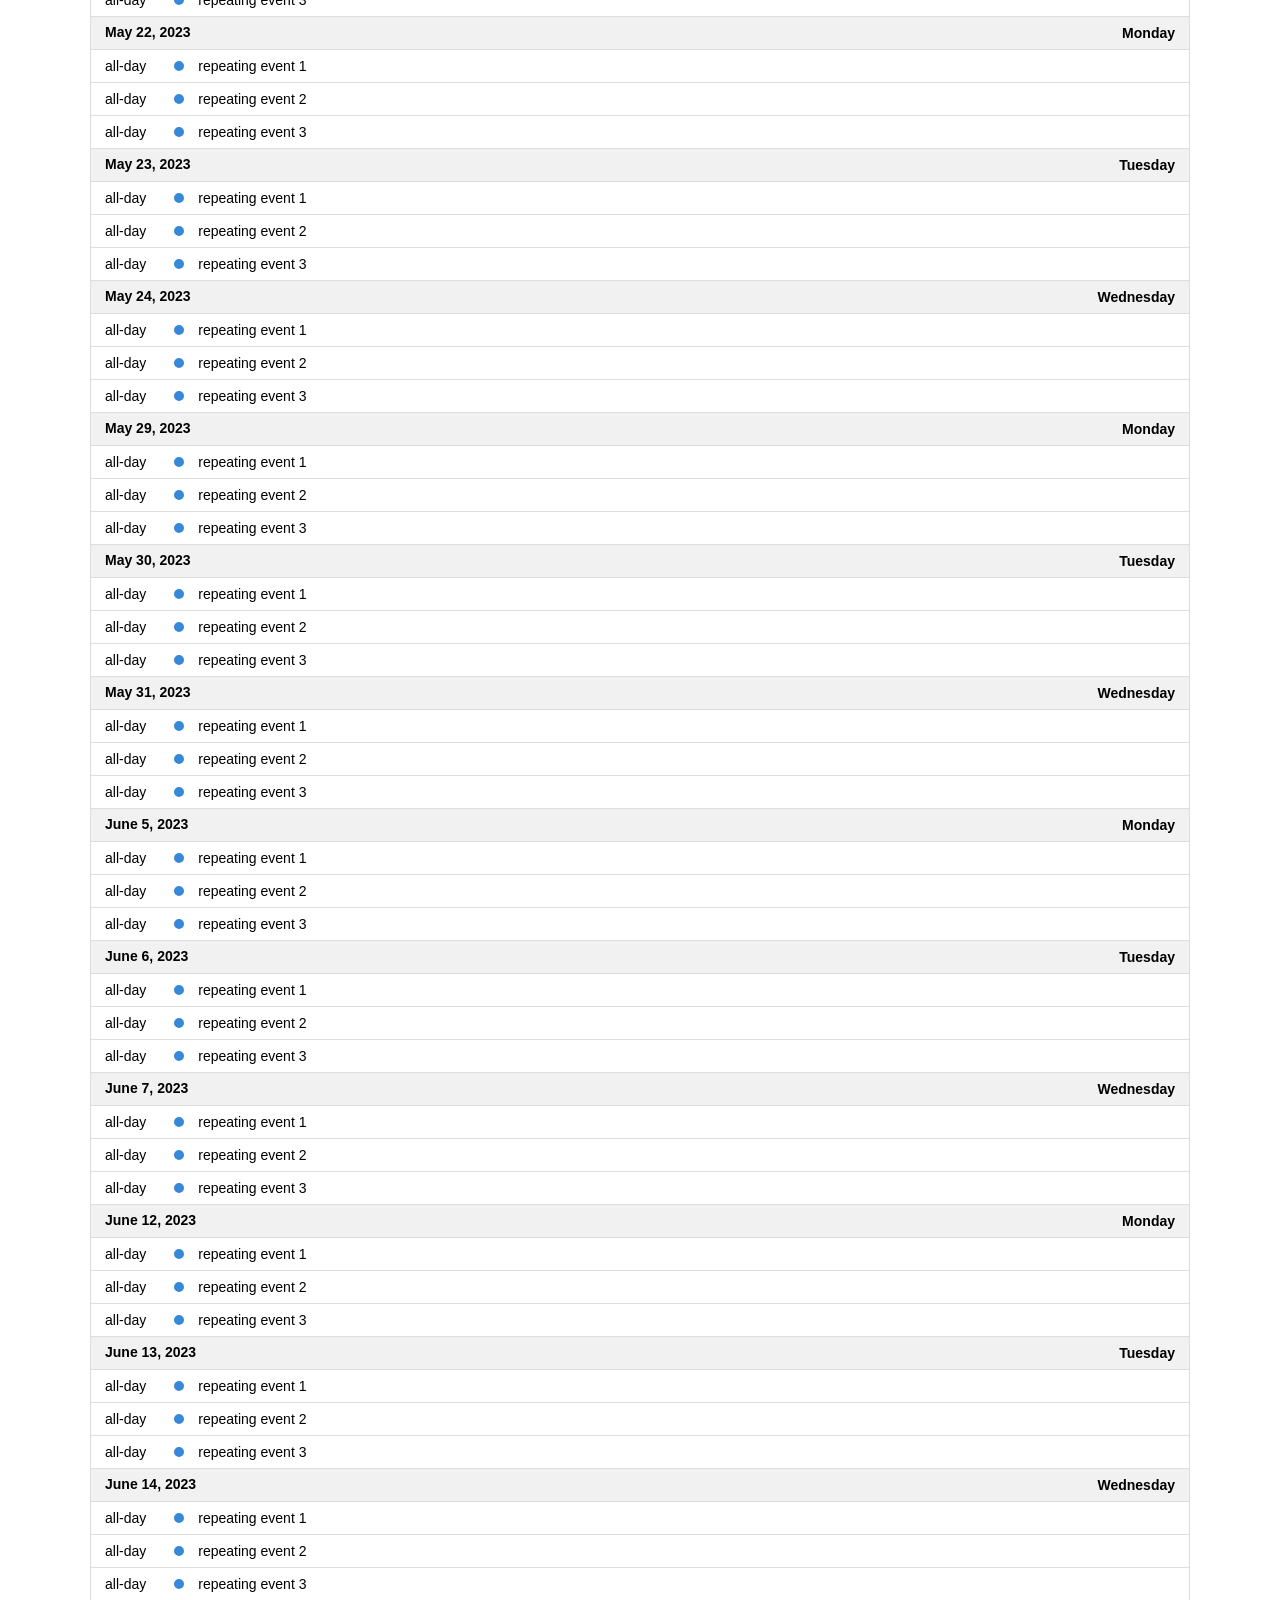
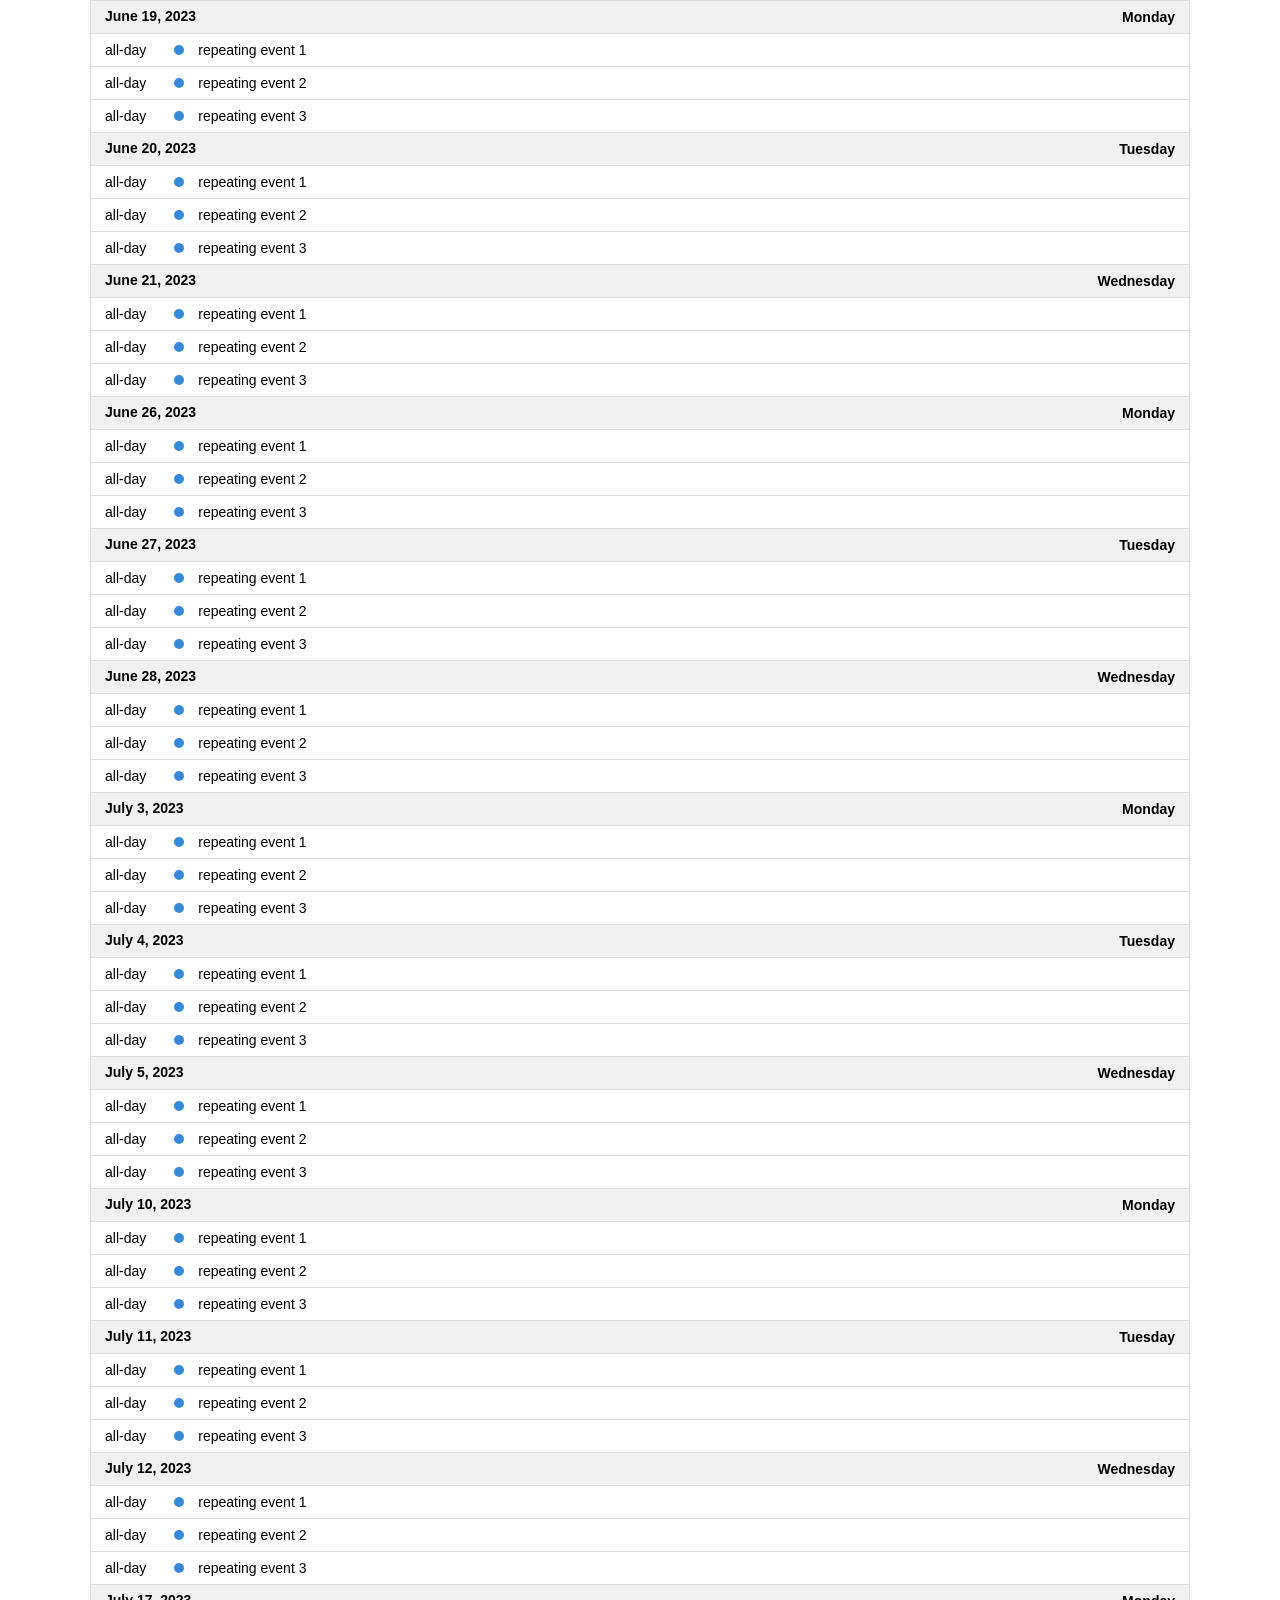
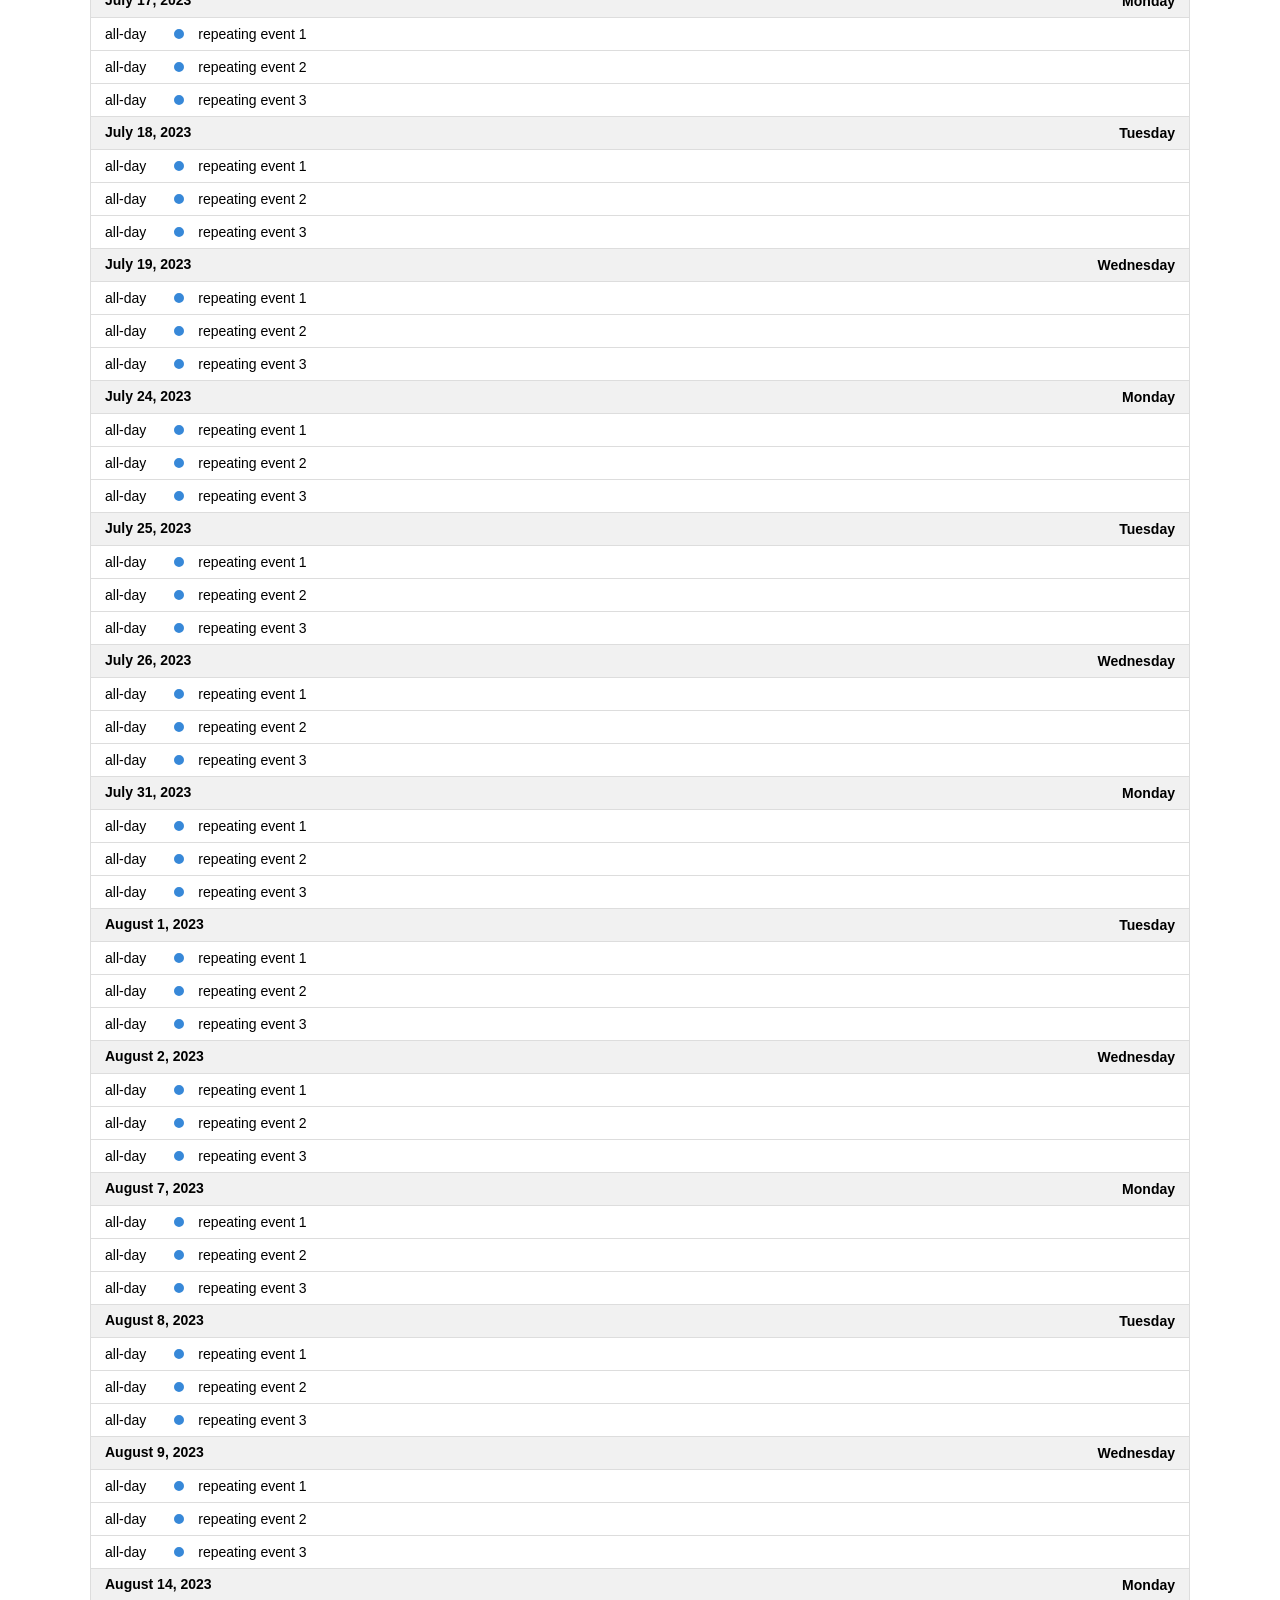
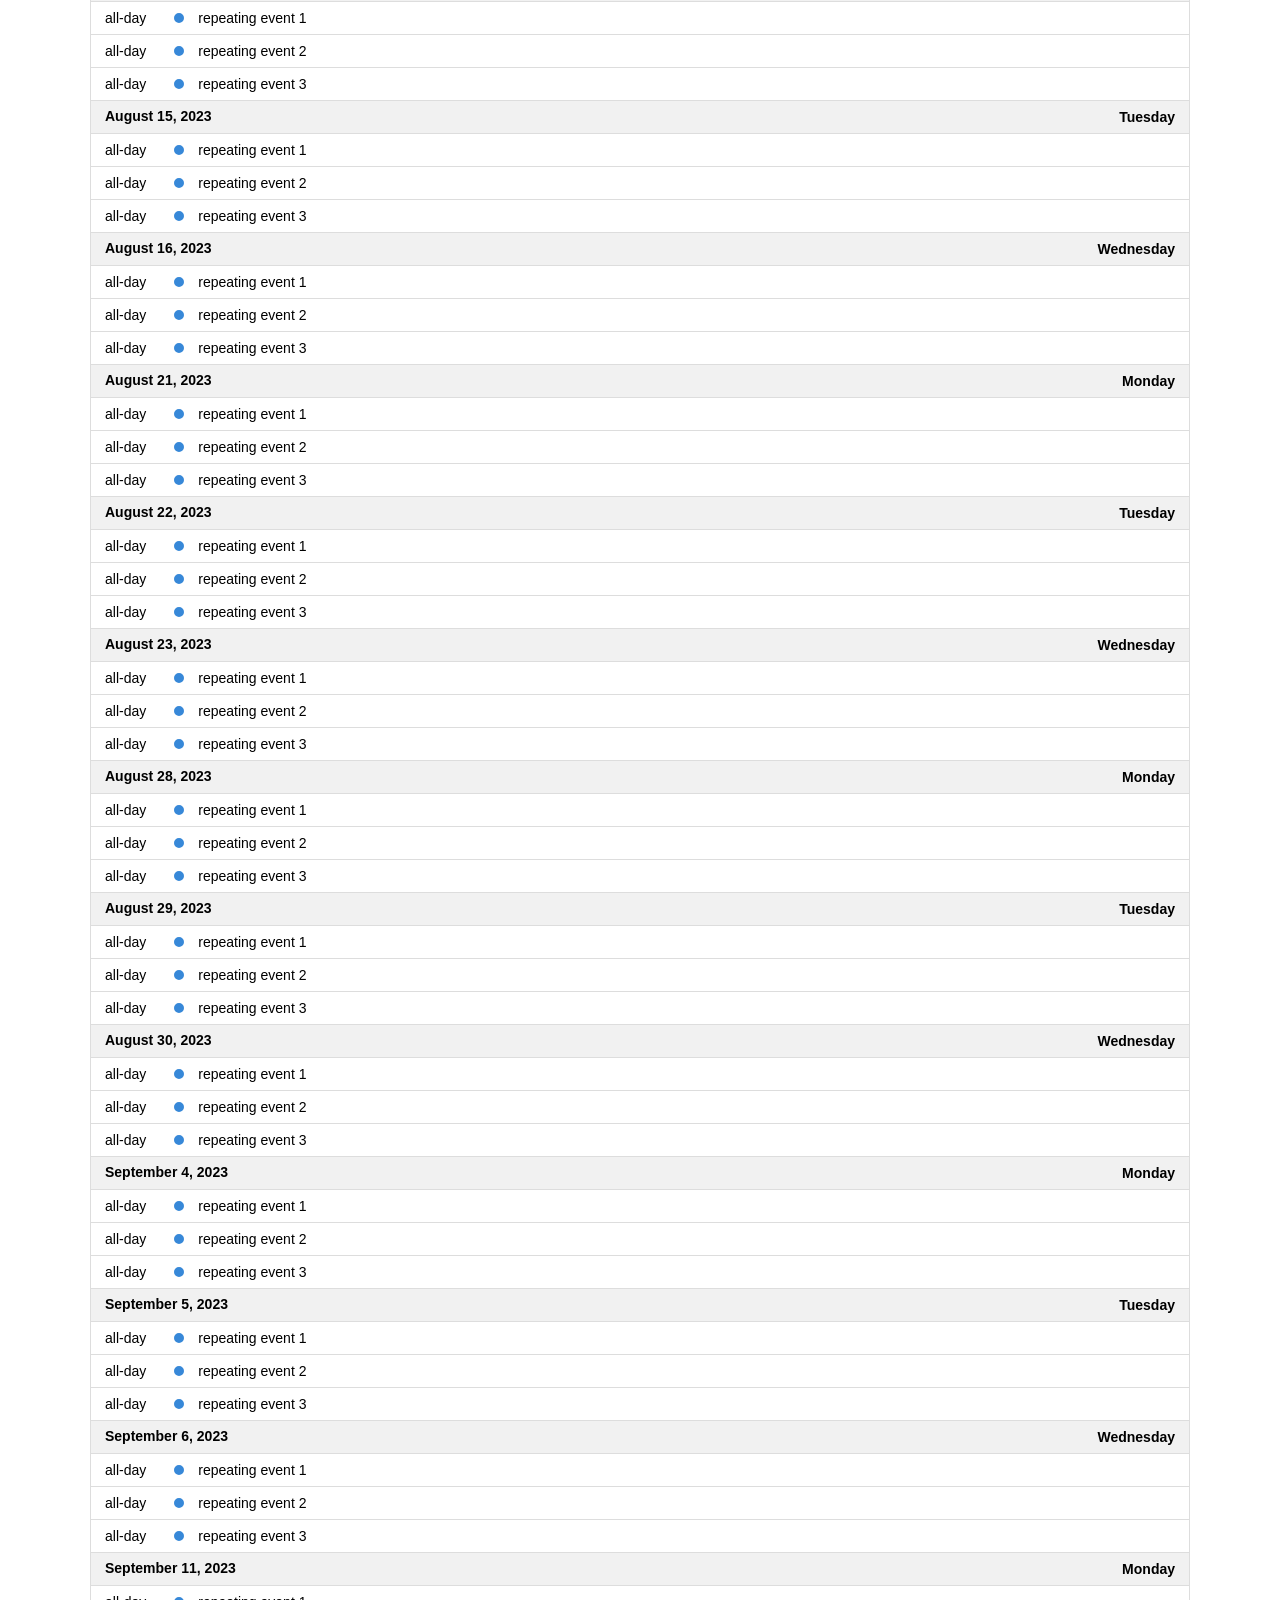
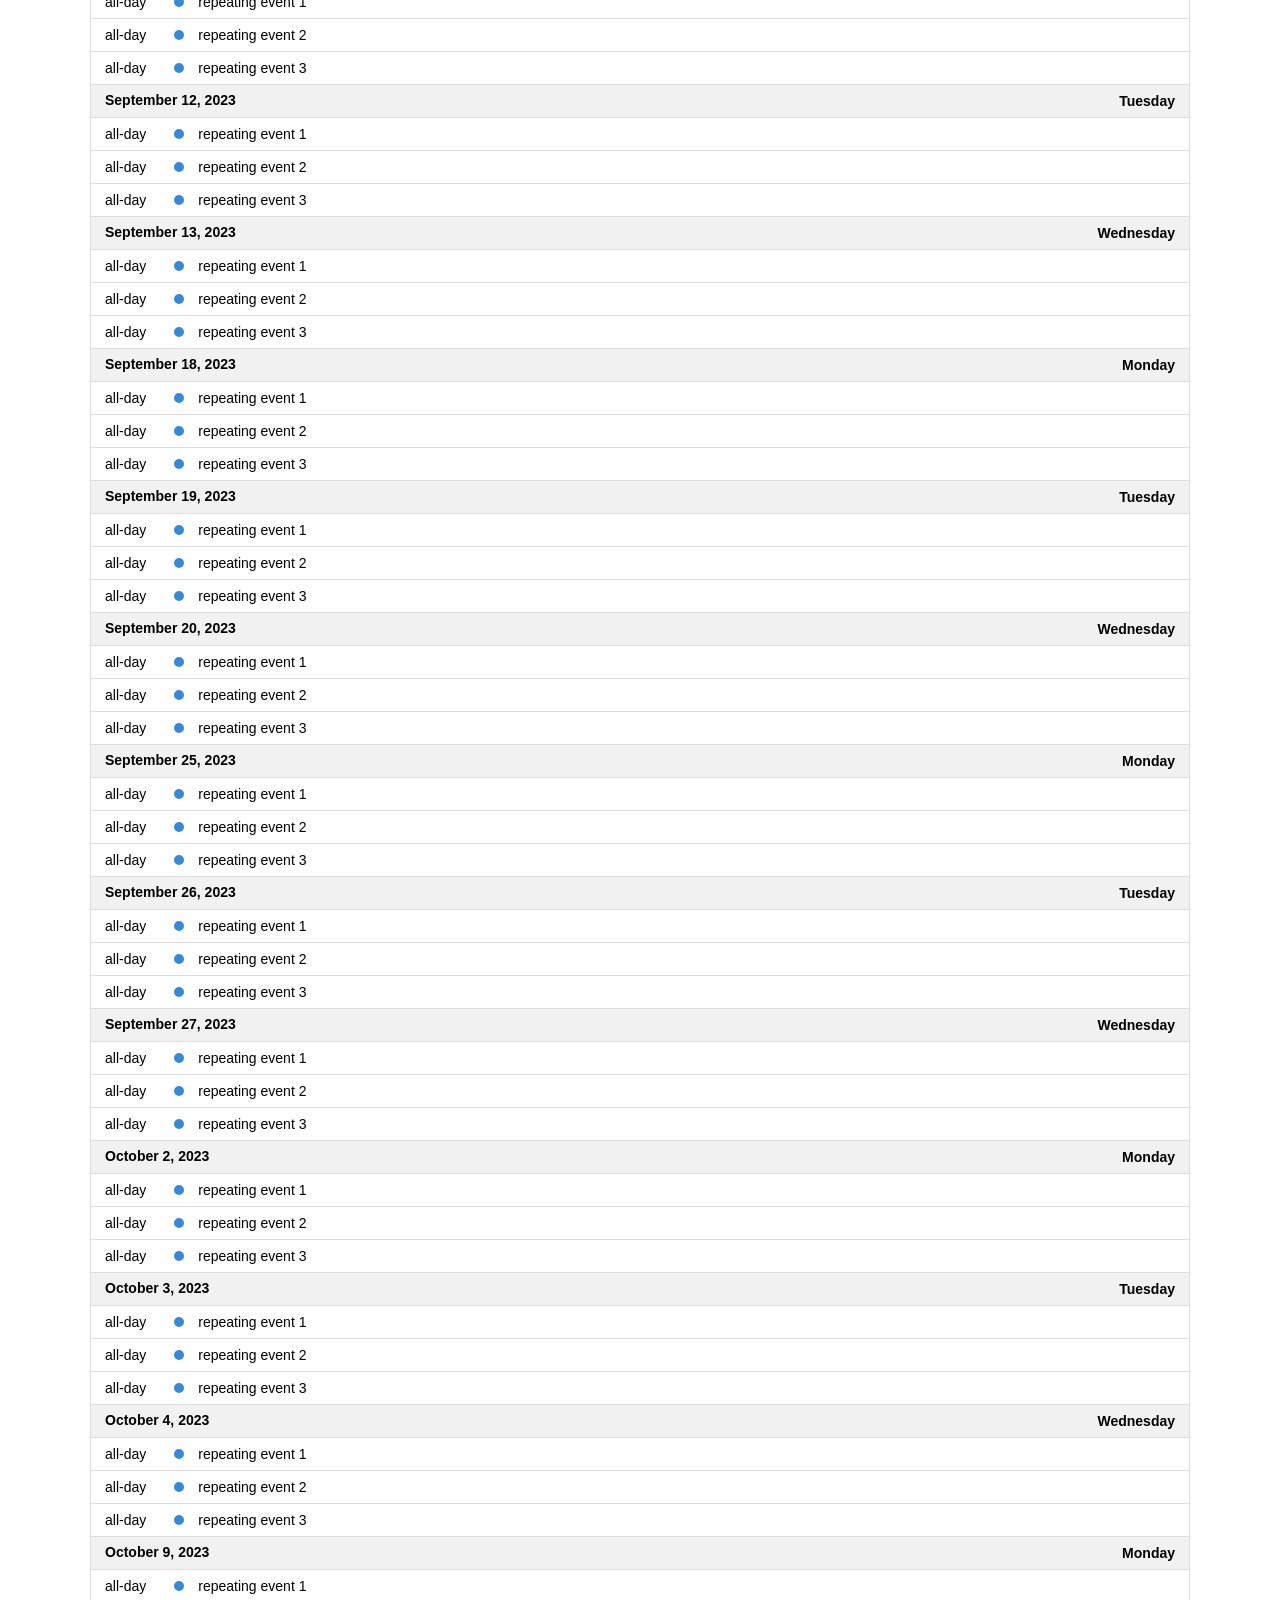
<file: assets/fullcalendar-6.1.15/examples/list-sticky-header.html>
<!DOCTYPE html>
<html>
<head>
<meta charset='utf-8' />
<script src='../dist/index.global.js'></script>
<script>

  document.addEventListener('DOMContentLoaded', function() {
    var calendarEl = document.getElementById('calendar');

    var calendar = new FullCalendar.Calendar(calendarEl, {
      height: 'auto',
      // stickyHeaderDates: false, // for disabling

      headerToolbar: {
        left: 'prev,next today',
        center: 'title',
        right: 'listMonth,listYear'
      },

      // customize the button names,
      // otherwise they'd all just say "list"
      views: {
        listMonth: { buttonText: 'list month' },
        listYear: { buttonText: 'list year' }
      },

      initialView: 'listYear',
      initialDate: '2023-01-12',
      navLinks: true, // can click day/week names to navigate views
      editable: true,
      events: [
        {
          title: 'repeating event 1',
          daysOfWeek: [ 1, 2, 3 ],
          duration: '00:30'
        },
        {
          title: 'repeating event 2',
          daysOfWeek: [ 1, 2, 3 ],
          duration: '00:30'
        },
        {
          title: 'repeating event 3',
          daysOfWeek: [ 1, 2, 3 ],
          duration: '00:30'
        }
      ]
    });

    calendar.render();
  });

</script>
<style>

  body {
    margin: 40px 10px;
    padding: 0;
    font-family: Arial, Helvetica Neue, Helvetica, sans-serif;
    font-size: 14px;
  }

  #calendar {
    max-width: 1100px;
    margin: 0 auto;
  }

</style>
</head>
<body>

  <div id='calendar'></div>

</body>
</html>
</file>
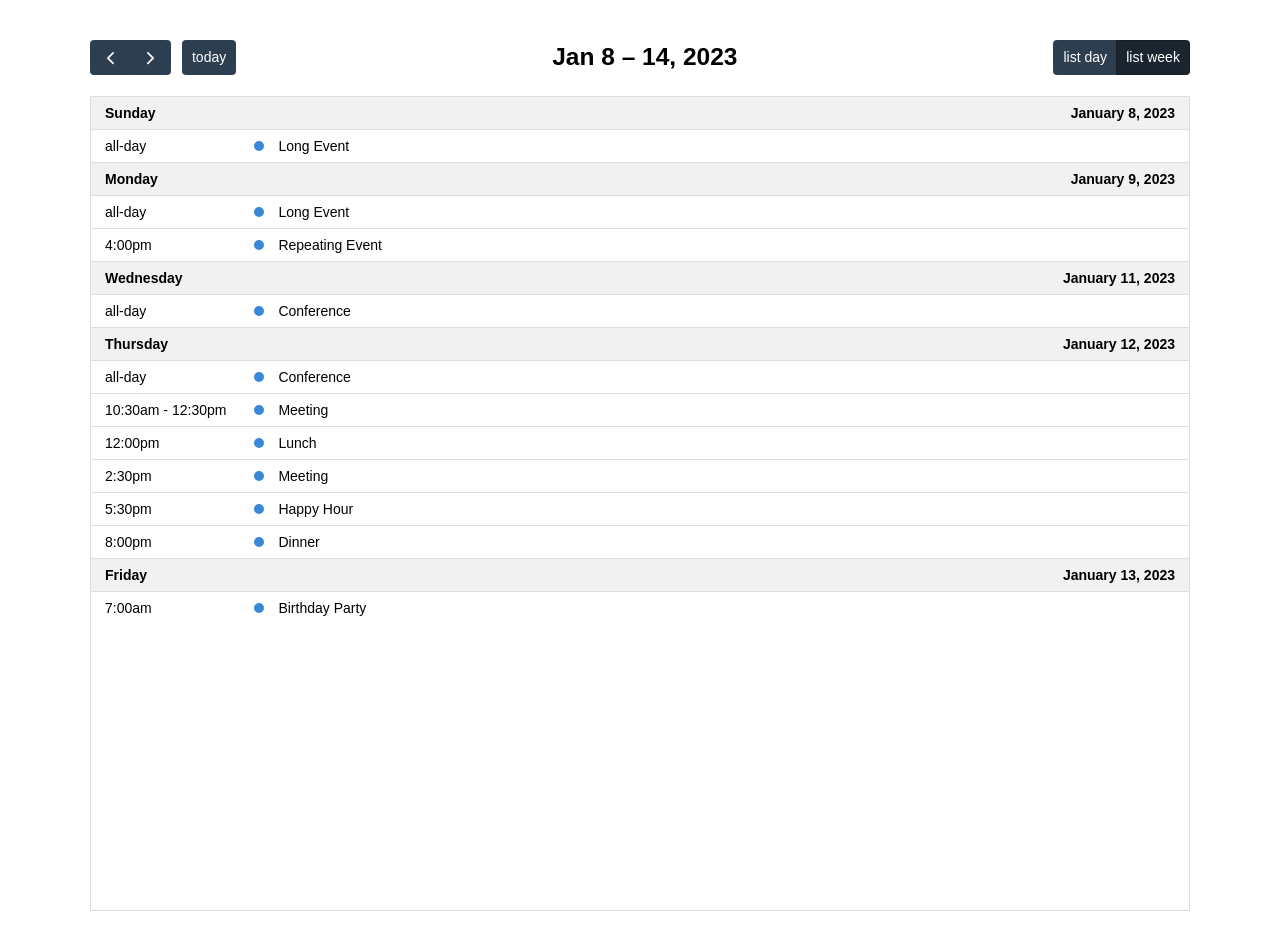
<file: assets/fullcalendar-6.1.15/examples/list-views.html>
<!DOCTYPE html>
<html>
<head>
<meta charset='utf-8' />
<script src='../dist/index.global.js'></script>
<script>

  document.addEventListener('DOMContentLoaded', function() {
    var calendarEl = document.getElementById('calendar');

    var calendar = new FullCalendar.Calendar(calendarEl, {

      headerToolbar: {
        left: 'prev,next today',
        center: 'title',
        right: 'listDay,listWeek'
      },

      // customize the button names,
      // otherwise they'd all just say "list"
      views: {
        listDay: { buttonText: 'list day' },
        listWeek: { buttonText: 'list week' }
      },

      initialView: 'listWeek',
      initialDate: '2023-01-12',
      navLinks: true, // can click day/week names to navigate views
      editable: true,
      dayMaxEvents: true, // allow "more" link when too many events
      events: [
        {
          title: 'All Day Event',
          start: '2023-01-01'
        },
        {
          title: 'Long Event',
          start: '2023-01-07',
          end: '2023-01-10'
        },
        {
          groupId: 999,
          title: 'Repeating Event',
          start: '2023-01-09T16:00:00'
        },
        {
          groupId: 999,
          title: 'Repeating Event',
          start: '2023-01-16T16:00:00'
        },
        {
          title: 'Conference',
          start: '2023-01-11',
          end: '2023-01-13'
        },
        {
          title: 'Meeting',
          start: '2023-01-12T10:30:00',
          end: '2023-01-12T12:30:00'
        },
        {
          title: 'Lunch',
          start: '2023-01-12T12:00:00'
        },
        {
          title: 'Meeting',
          start: '2023-01-12T14:30:00'
        },
        {
          title: 'Happy Hour',
          start: '2023-01-12T17:30:00'
        },
        {
          title: 'Dinner',
          start: '2023-01-12T20:00:00'
        },
        {
          title: 'Birthday Party',
          start: '2023-01-13T07:00:00'
        },
        {
          title: 'Click for Google',
          url: 'http://google.com/',
          start: '2023-01-28'
        }
      ]
    });

    calendar.render();
  });

</script>
<style>

  body {
    margin: 40px 10px;
    padding: 0;
    font-family: Arial, Helvetica Neue, Helvetica, sans-serif;
    font-size: 14px;
  }

  #calendar {
    max-width: 1100px;
    margin: 0 auto;
  }

</style>
</head>
<body>

  <div id='calendar'></div>

</body>
</html>
</file>
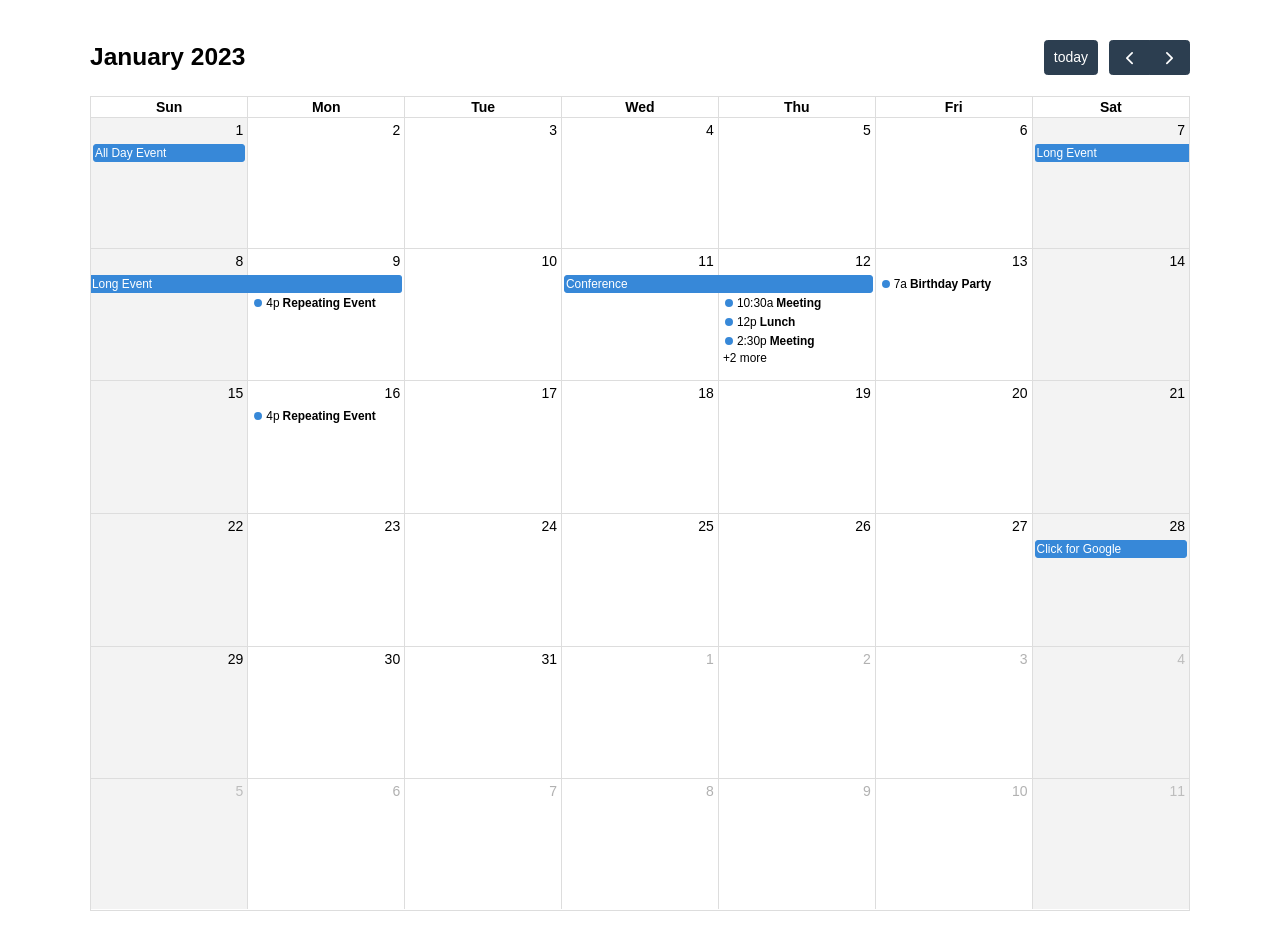
<file: assets/fullcalendar-6.1.15/examples/month-view.html>
<!DOCTYPE html>
<html>
<head>
<meta charset='utf-8' />
<script src='../dist/index.global.js'></script>
<script>

  document.addEventListener('DOMContentLoaded', function() {
    var calendarEl = document.getElementById('calendar');

    var calendar = new FullCalendar.Calendar(calendarEl, {
      initialDate: '2023-01-12',
      editable: true,
      selectable: true,
      businessHours: true,
      dayMaxEvents: true, // allow "more" link when too many events
      events: [
        {
          title: 'All Day Event',
          start: '2023-01-01'
        },
        {
          title: 'Long Event',
          start: '2023-01-07',
          end: '2023-01-10'
        },
        {
          groupId: 999,
          title: 'Repeating Event',
          start: '2023-01-09T16:00:00'
        },
        {
          groupId: 999,
          title: 'Repeating Event',
          start: '2023-01-16T16:00:00'
        },
        {
          title: 'Conference',
          start: '2023-01-11',
          end: '2023-01-13'
        },
        {
          title: 'Meeting',
          start: '2023-01-12T10:30:00',
          end: '2023-01-12T12:30:00'
        },
        {
          title: 'Lunch',
          start: '2023-01-12T12:00:00'
        },
        {
          title: 'Meeting',
          start: '2023-01-12T14:30:00'
        },
        {
          title: 'Happy Hour',
          start: '2023-01-12T17:30:00'
        },
        {
          title: 'Dinner',
          start: '2023-01-12T20:00:00'
        },
        {
          title: 'Birthday Party',
          start: '2023-01-13T07:00:00'
        },
        {
          title: 'Click for Google',
          url: 'http://google.com/',
          start: '2023-01-28'
        }
      ]
    });

    calendar.render();
  });

</script>
<style>

  body {
    margin: 40px 10px;
    padding: 0;
    font-family: Arial, Helvetica Neue, Helvetica, sans-serif;
    font-size: 14px;
  }

  #calendar {
    max-width: 1100px;
    margin: 0 auto;
  }

</style>
</head>
<body>

  <div id='calendar'></div>

</body>
</html>
</file>
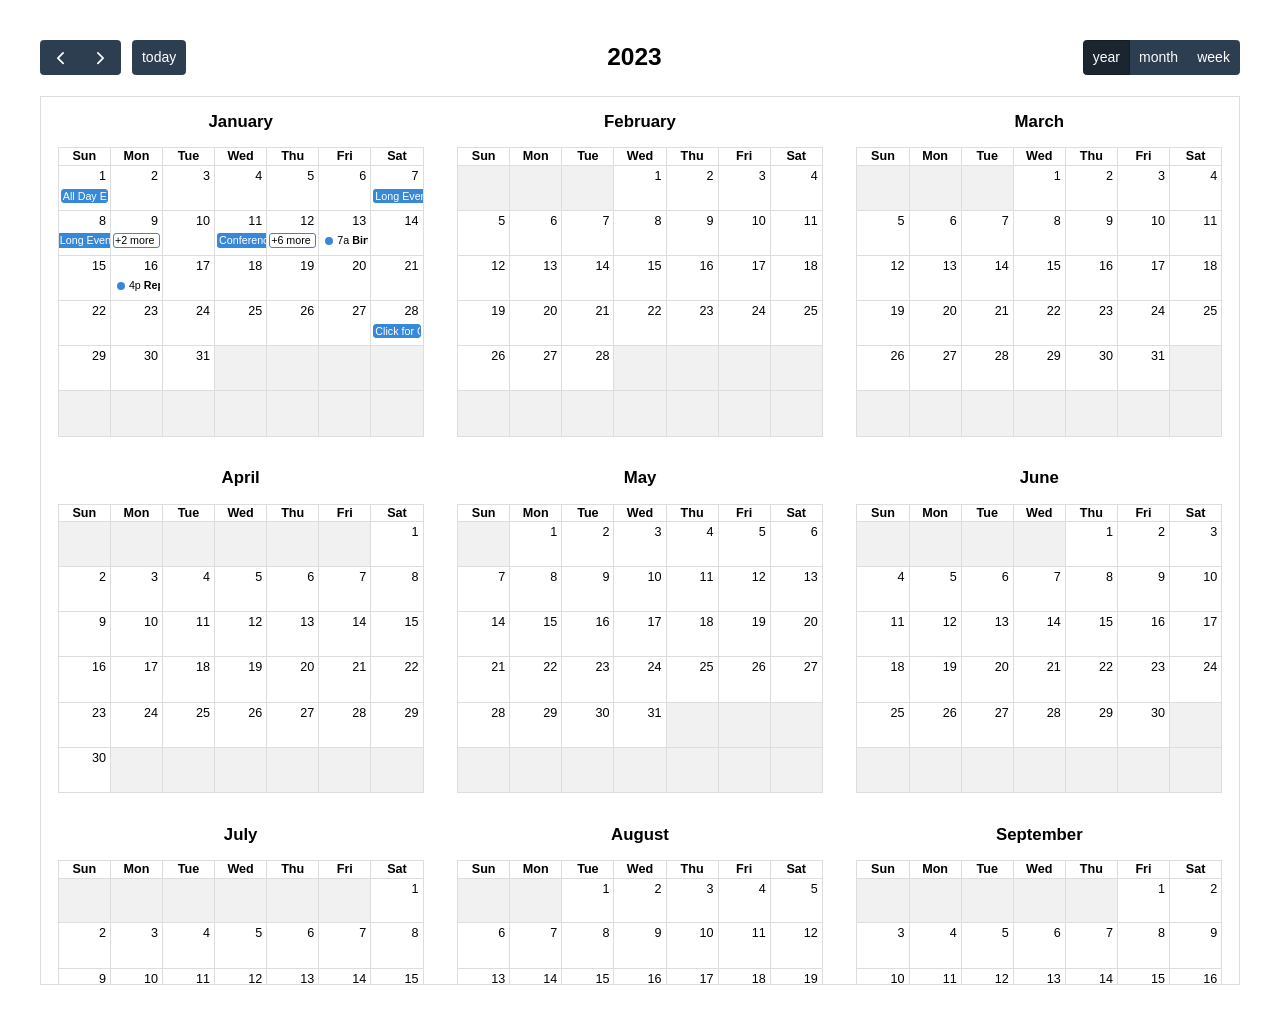
<file: assets/fullcalendar-6.1.15/examples/multimonth-view.html>
<!DOCTYPE html>
<html>
<head>
<meta charset='utf-8' />
<script src='../dist/index.global.js'></script>
<script>

  document.addEventListener('DOMContentLoaded', function() {
    var calendarEl = document.getElementById('calendar');

    var calendar = new FullCalendar.Calendar(calendarEl, {
      headerToolbar: {
        left: 'prev,next today',
        center: 'title',
        right: 'multiMonthYear,dayGridMonth,timeGridWeek'
      },
      initialView: 'multiMonthYear',
      initialDate: '2023-01-12',
      editable: true,
      selectable: true,
      dayMaxEvents: true, // allow "more" link when too many events
      // multiMonthMaxColumns: 1, // guarantee single column
      // showNonCurrentDates: true,
      // fixedWeekCount: false,
      // businessHours: true,
      // weekends: false,
      events: [
        {
          title: 'All Day Event',
          start: '2023-01-01'
        },
        {
          title: 'Long Event',
          start: '2023-01-07',
          end: '2023-01-10'
        },
        {
          groupId: 999,
          title: 'Repeating Event',
          start: '2023-01-09T16:00:00'
        },
        {
          groupId: 999,
          title: 'Repeating Event',
          start: '2023-01-16T16:00:00'
        },
        {
          title: 'Conference',
          start: '2023-01-11',
          end: '2023-01-13'
        },
        {
          title: 'Meeting',
          start: '2023-01-12T10:30:00',
          end: '2023-01-12T12:30:00'
        },
        {
          title: 'Lunch',
          start: '2023-01-12T12:00:00'
        },
        {
          title: 'Meeting',
          start: '2023-01-12T14:30:00'
        },
        {
          title: 'Happy Hour',
          start: '2023-01-12T17:30:00'
        },
        {
          title: 'Dinner',
          start: '2023-01-12T20:00:00'
        },
        {
          title: 'Birthday Party',
          start: '2023-01-13T07:00:00'
        },
        {
          title: 'Click for Google',
          url: 'http://google.com/',
          start: '2023-01-28'
        }
      ]
    });

    calendar.render();
  });

</script>
<style>

  body {
    margin: 40px 10px;
    padding: 0;
    font-family: Arial, Helvetica Neue, Helvetica, sans-serif;
    font-size: 14px;
  }

  #calendar {
    max-width: 1200px;
    margin: 0 auto;
  }

</style>
</head>
<body>

  <div id='calendar'></div>

</body>
</html>
</file>
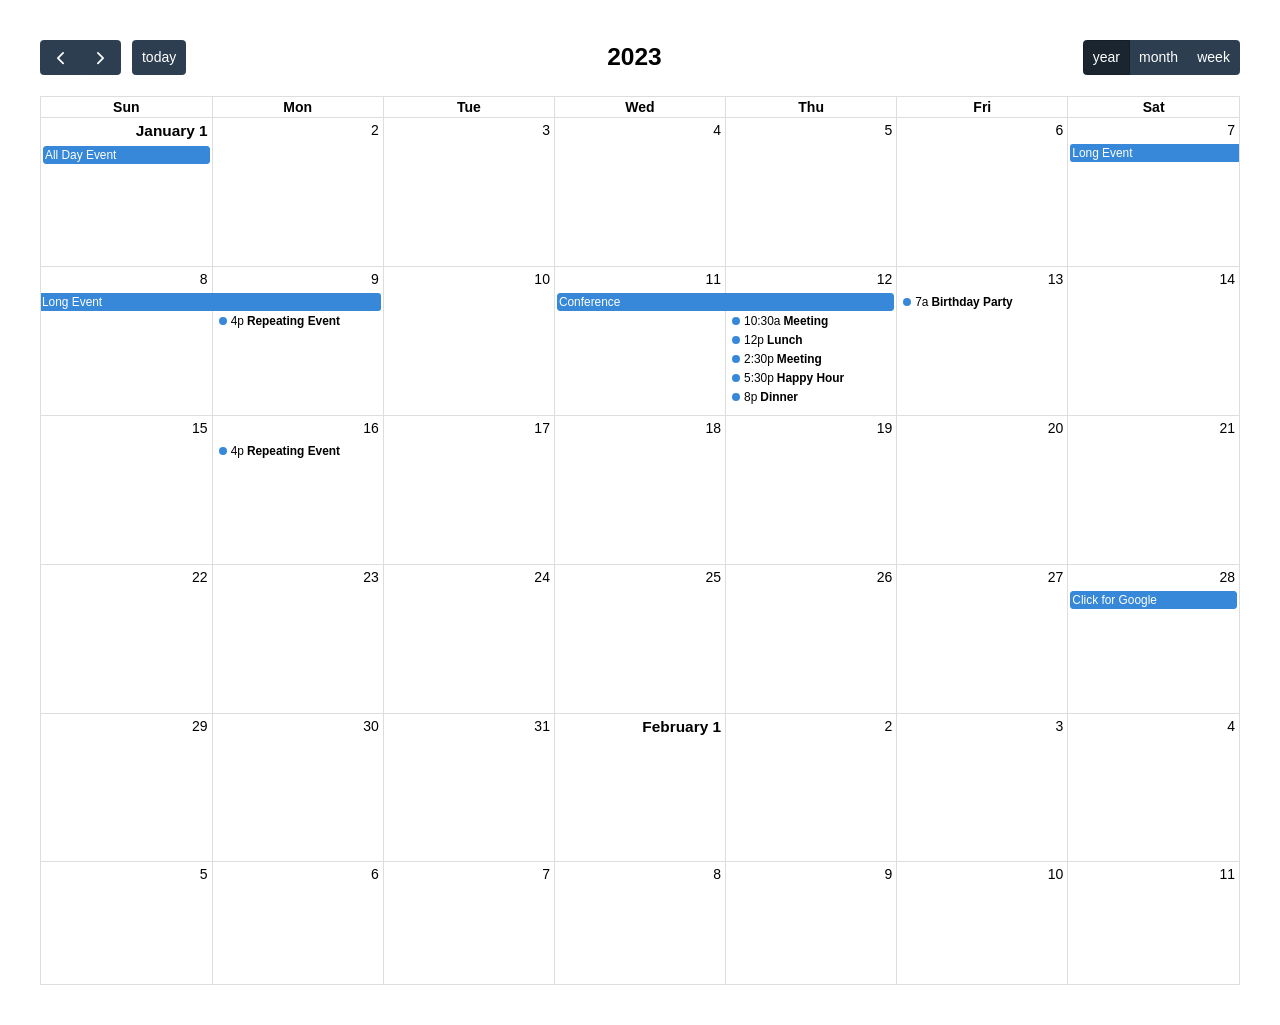
<file: assets/fullcalendar-6.1.15/examples/multiweek-view.html>
<!DOCTYPE html>
<html>
<head>
<meta charset='utf-8' />
<script src='../dist/index.global.js'></script>
<script>

  document.addEventListener('DOMContentLoaded', function() {
    var calendarEl = document.getElementById('calendar');

    var calendar = new FullCalendar.Calendar(calendarEl, {
      headerToolbar: {
        left: 'prev,next today',
        center: 'title',
        right: 'dayGridYear,dayGridMonth,timeGridWeek'
      },
      initialView: 'dayGridYear',
      initialDate: '2023-01-12',
      editable: true,
      selectable: true,
      dayMaxEvents: true, // allow "more" link when too many events
      // businessHours: true,
      // weekends: false,
      events: [
        {
          title: 'All Day Event',
          start: '2023-01-01'
        },
        {
          title: 'Long Event',
          start: '2023-01-07',
          end: '2023-01-10'
        },
        {
          groupId: 999,
          title: 'Repeating Event',
          start: '2023-01-09T16:00:00'
        },
        {
          groupId: 999,
          title: 'Repeating Event',
          start: '2023-01-16T16:00:00'
        },
        {
          title: 'Conference',
          start: '2023-01-11',
          end: '2023-01-13'
        },
        {
          title: 'Meeting',
          start: '2023-01-12T10:30:00',
          end: '2023-01-12T12:30:00'
        },
        {
          title: 'Lunch',
          start: '2023-01-12T12:00:00'
        },
        {
          title: 'Meeting',
          start: '2023-01-12T14:30:00'
        },
        {
          title: 'Happy Hour',
          start: '2023-01-12T17:30:00'
        },
        {
          title: 'Dinner',
          start: '2023-01-12T20:00:00'
        },
        {
          title: 'Birthday Party',
          start: '2023-01-13T07:00:00'
        },
        {
          title: 'Click for Google',
          url: 'http://google.com/',
          start: '2023-01-28'
        }
      ]
    });

    calendar.render();
  });

</script>
<style>

  body {
    margin: 40px 10px;
    padding: 0;
    font-family: Arial, Helvetica Neue, Helvetica, sans-serif;
    font-size: 14px;
  }

  #calendar {
    max-width: 1200px;
    margin: 0 auto;
  }

</style>
</head>
<body>

  <div id='calendar'></div>

</body>
</html>
</file>
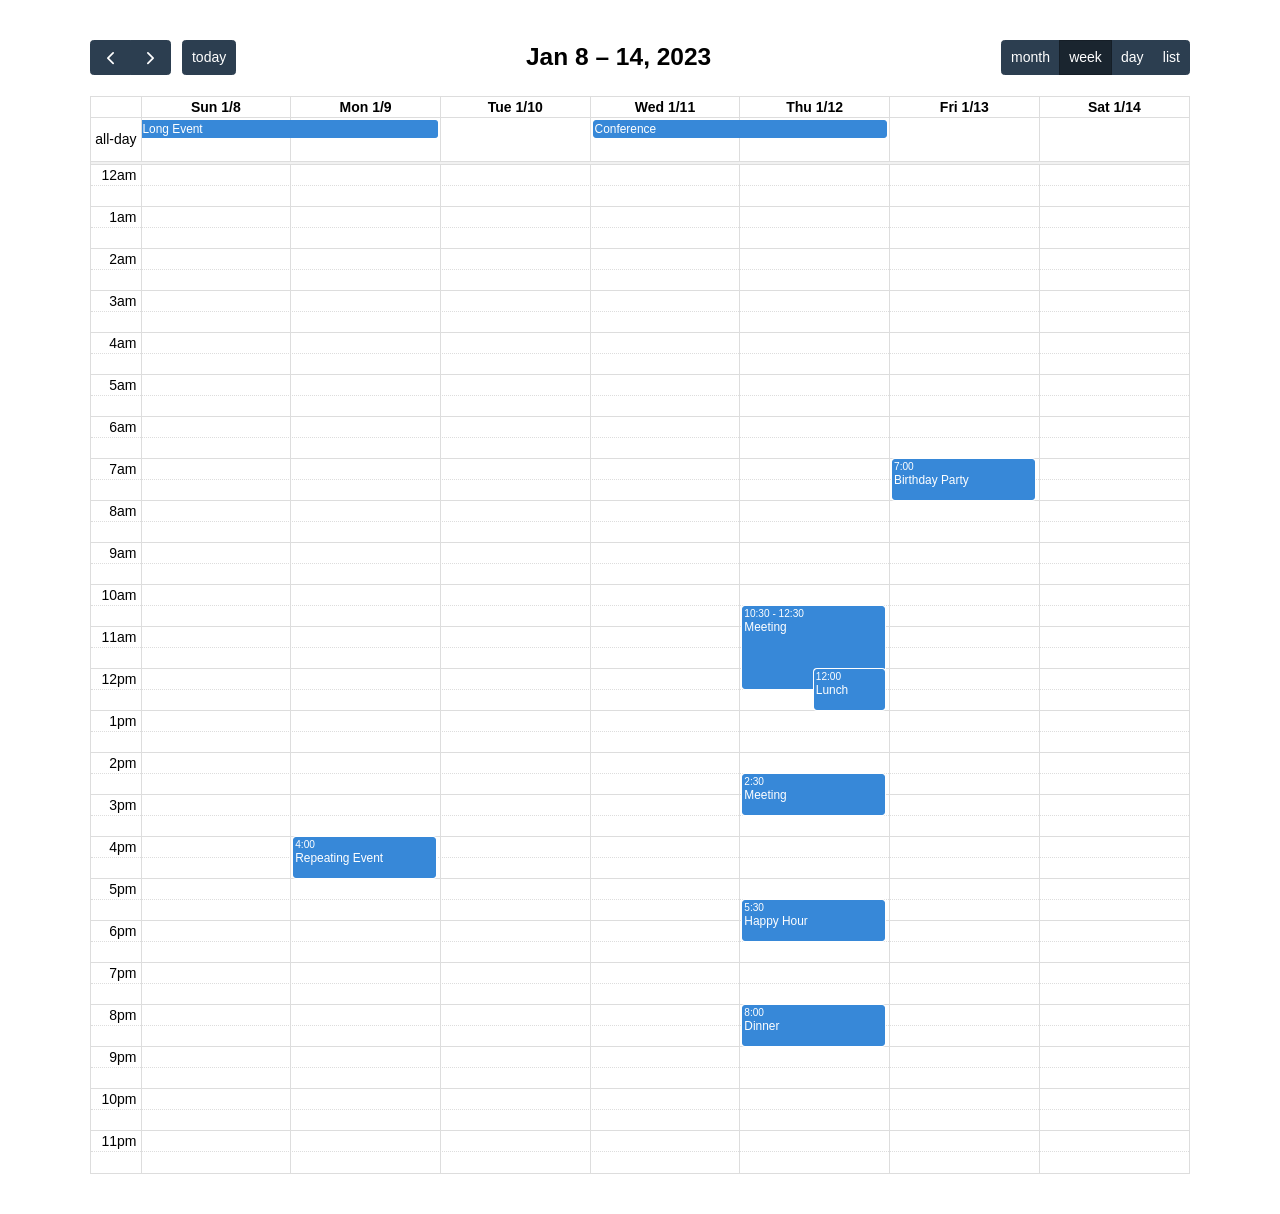
<file: assets/fullcalendar-6.1.15/examples/natural-height.html>
<!DOCTYPE html>
<html>
<head>
<meta charset='utf-8' />
<script src='../dist/index.global.js'></script>
<script>

  document.addEventListener('DOMContentLoaded', function() {
    var calendarEl = document.getElementById('calendar');

    var calendar = new FullCalendar.Calendar(calendarEl, {
      initialDate: '2023-01-12',
      initialView: 'timeGridWeek',
      headerToolbar: {
        left: 'prev,next today',
        center: 'title',
        right: 'dayGridMonth,timeGridWeek,timeGridDay,listWeek'
      },
      height: 'auto',
      navLinks: true, // can click day/week names to navigate views
      editable: true,
      selectable: true,
      selectMirror: true,
      nowIndicator: true,
      events: [
        {
          title: 'All Day Event',
          start: '2023-01-01',
        },
        {
          title: 'Long Event',
          start: '2023-01-07',
          end: '2023-01-10'
        },
        {
          groupId: 999,
          title: 'Repeating Event',
          start: '2023-01-09T16:00:00'
        },
        {
          groupId: 999,
          title: 'Repeating Event',
          start: '2023-01-16T16:00:00'
        },
        {
          title: 'Conference',
          start: '2023-01-11',
          end: '2023-01-13'
        },
        {
          title: 'Meeting',
          start: '2023-01-12T10:30:00',
          end: '2023-01-12T12:30:00'
        },
        {
          title: 'Lunch',
          start: '2023-01-12T12:00:00'
        },
        {
          title: 'Meeting',
          start: '2023-01-12T14:30:00'
        },
        {
          title: 'Happy Hour',
          start: '2023-01-12T17:30:00'
        },
        {
          title: 'Dinner',
          start: '2023-01-12T20:00:00'
        },
        {
          title: 'Birthday Party',
          start: '2023-01-13T07:00:00'
        },
        {
          title: 'Click for Google',
          url: 'http://google.com/',
          start: '2023-01-28'
        }
      ]
    });

    calendar.render();
  });

</script>
<style>

  body {
    margin: 40px 10px;
    padding: 0;
    font-family: Arial, Helvetica Neue, Helvetica, sans-serif;
    font-size: 14px;
  }

  #calendar {
    max-width: 1100px;
    margin: 0 auto;
  }

</style>
</head>
<body>

  <div id='calendar'></div>

</body>
</html>
</file>
